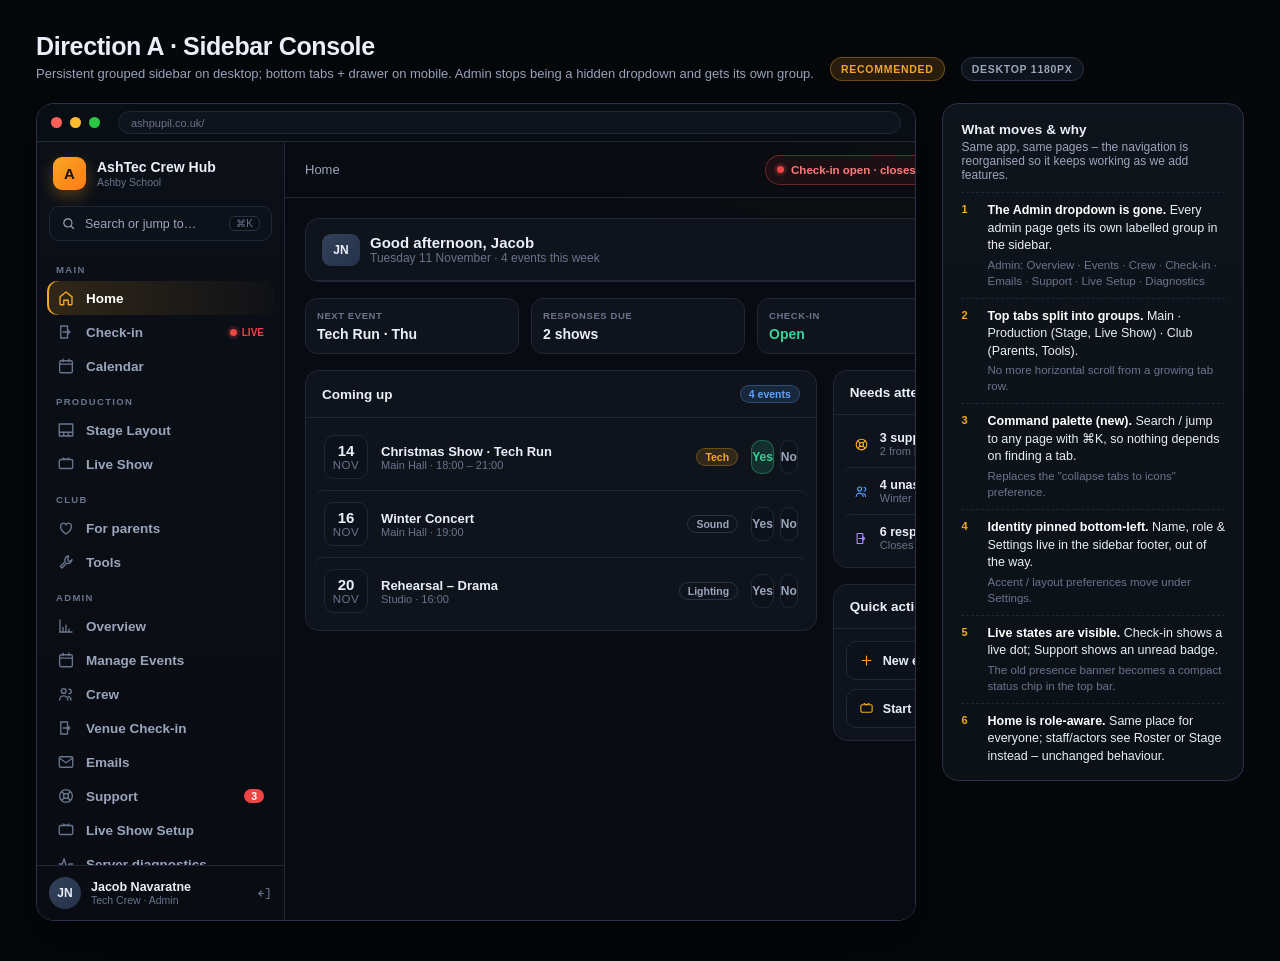
<file: design-mockups/a-desktop.html>
<!doctype html>
<html lang="en">
<head>
<meta charset="utf-8">
<link rel="stylesheet" href="mock.css">
<title>Direction A - Sidebar Console (Desktop)</title>
</head>
<body>
<svg width="0" height="0" style="position:absolute" aria-hidden="true">
  <symbol id="i-home" viewBox="0 0 24 24"><path d="M4 10.5 12 4l8 6.5V20a1 1 0 0 1-1 1h-4v-6H9v6H5a1 1 0 0 1-1-1z"/></symbol>
  <symbol id="i-check" viewBox="0 0 24 24"><path d="M5 4h9v16H5z"/><path d="M8 12h9"/><path d="m14 9 3 3-3 3"/></symbol>
  <symbol id="i-cal" viewBox="0 0 24 24"><rect x="3.5" y="5" width="17" height="16" rx="2"/><path d="M3.5 9.5h17M8 3v3M16 3v3"/></symbol>
  <symbol id="i-stage" viewBox="0 0 24 24"><path d="M3 4h18v16H3z"/><path d="M3 15h18"/><path d="M9 15v5"/><path d="M15 15v5"/></symbol>
  <symbol id="i-live" viewBox="0 0 24 24"><rect x="3" y="5" width="18" height="12" rx="2"/><path d="M8 21h8M12 17v4"/></symbol>
  <symbol id="i-users" viewBox="0 0 24 24"><circle cx="9" cy="8" r="3.2"/><path d="M3.5 20a5.5 5.5 0 0 1 11 0"/><path d="M16 5.5a3 3 0 0 1 0 6"/><path d="M18.5 20a5 5 0 0 0-3.2-4.7"/></symbol>
  <symbol id="i-mail" viewBox="0 0 24 24"><rect x="3" y="5" width="18" height="14" rx="2"/><path d="m3.5 7 8.5 6 8.5-6"/></symbol>
  <symbol id="i-life" viewBox="0 0 24 24"><circle cx="12" cy="12" r="8.5"/><circle cx="12" cy="12" r="3.2"/><path d="m6.2 6.2 3.6 3.6M14.2 14.2l3.6 3.6M17.8 6.2l-3.6 3.6M9.8 14.2l-3.6 3.6"/></symbol>
  <symbol id="i-gear" viewBox="0 0 24 24"><circle cx="12" cy="12" r="3.2"/><path d="M12 3v2M12 19v2M3 12h2M19 12h2M5.5 5.5l1.4 1.4M17.1 17.1l1.4 1.4M18.5 5.5l-1.4 1.4M6.9 17.1l-1.4 1.4"/></symbol>
  <symbol id="i-chart" viewBox="0 0 24 24"><path d="M4 20V4"/><path d="M4 20h16"/><path d="M8 20v-6M12 20v-9M16 20v-4"/></symbol>
  <symbol id="i-activity" viewBox="0 0 24 24"><path d="M3 12h4l2.5-7 4 14L16 12h5"/></symbol>
  <symbol id="i-wrench" viewBox="0 0 24 24"><path d="M15.5 4a5 5 0 0 0-4.4 7.3L4.5 17.9 6.6 20l6.6-6.6A5 5 0 0 0 20 8.5L17.4 11l-2.4-.6-.6-2.4z"/></symbol>
  <symbol id="i-heart" viewBox="0 0 24 24"><path d="M12 20s-7-4.6-7-9.4A3.6 3.6 0 0 1 12 8a3.6 3.6 0 0 1 7 2.6C19 15.4 12 20 12 20z"/></symbol>
  <symbol id="i-search" viewBox="0 0 24 24"><circle cx="11" cy="11" r="6.5"/><path d="m20 20-4-4"/></symbol>
  <symbol id="i-bell" viewBox="0 0 24 24"><path d="M6.5 9a5.5 5.5 0 0 1 11 0c0 4.5 1.8 6 1.8 6H4.7s1.8-1.5 1.8-6"/><path d="M10 19a2 2 0 0 0 4 0"/></symbol>
  <symbol id="i-menu" viewBox="0 0 24 24"><path d="M4 7h16M4 12h16M4 17h16"/></symbol>
  <symbol id="i-shield" viewBox="0 0 24 24"><path d="M12 4l7 2.7V12c0 4.2-3 7.4-7 8.6-4-1.2-7-4.4-7-8.6V6.7z"/><path d="m9 12 2 2 4-4"/></symbol>
  <symbol id="i-plus" viewBox="0 0 24 24"><path d="M12 5v14M5 12h14"/></symbol>
  <symbol id="i-chev" viewBox="0 0 24 24"><path d="m9 6 6 6-6 6"/></symbol>
  <symbol id="i-logout" viewBox="0 0 24 24"><path d="M15 4h3a1 1 0 0 1 1 1v14a1 1 0 0 1-1 1h-3"/><path d="M10 12H3"/><path d="m7 8-4 4 4 4"/></symbol>
  <symbol id="i-tv" viewBox="0 0 24 24"><rect x="3" y="6" width="18" height="12" rx="2"/><path d="m8 4 4 2 4-2"/></symbol>
</svg>

<div class="sheet">
  <div class="sheet-head">
    <div>
      <h1>Direction A &middot; Sidebar Console</h1>
      <div class="sub">Persistent grouped sidebar on desktop; bottom tabs + drawer on mobile. Admin stops being a hidden dropdown and gets its own group.</div>
    </div>
    <span class="pill rec">Recommended</span>
    <span class="pill pl">Desktop 1180px</span>
  </div>

  <div class="row">
    <div class="frame">
      <div class="chrome">
        <span class="dot r"></span><span class="dot y"></span><span class="dot g"></span>
        <div class="url">ashpupil.co.uk/</div>
      </div>
      <div class="dscreen">
        <!-- SIDEBAR -->
        <aside class="side">
          <div class="brand">
            <div class="logo">A</div>
            <div><div class="nm">AshTec Crew Hub</div><div class="rl">Ashby School</div></div>
          </div>
          <div class="cmdk">
            <svg class="ic sm"><use href="#i-search"/></svg>
            Search or jump to&hellip;
            <span class="kbd">&#8984;K</span>
          </div>
          <nav class="nav">
            <div class="nav-label">MAIN</div>
            <div class="nav-item active"><svg class="ic"><use href="#i-home"/></svg>Home</div>
            <div class="nav-item"><svg class="ic"><use href="#i-check"/></svg>Check-in<span class="live"><span class="blip"></span>LIVE</span></div>
            <div class="nav-item"><svg class="ic"><use href="#i-cal"/></svg>Calendar</div>
            <div class="nav-label">PRODUCTION</div>
            <div class="nav-item"><svg class="ic"><use href="#i-stage"/></svg>Stage Layout</div>
            <div class="nav-item"><svg class="ic"><use href="#i-tv"/></svg>Live Show</div>
            <div class="nav-label">CLUB</div>
            <div class="nav-item"><svg class="ic"><use href="#i-heart"/></svg>For parents</div>
            <div class="nav-item"><svg class="ic"><use href="#i-wrench"/></svg>Tools</div>
            <div class="nav-label">ADMIN</div>
            <div class="nav-item"><svg class="ic"><use href="#i-chart"/></svg>Overview</div>
            <div class="nav-item"><svg class="ic"><use href="#i-cal"/></svg>Manage Events</div>
            <div class="nav-item"><svg class="ic"><use href="#i-users"/></svg>Crew</div>
            <div class="nav-item"><svg class="ic"><use href="#i-check"/></svg>Venue Check-in</div>
            <div class="nav-item"><svg class="ic"><use href="#i-mail"/></svg>Emails</div>
            <div class="nav-item"><svg class="ic"><use href="#i-life"/></svg>Support<span class="badge">3</span></div>
            <div class="nav-item"><svg class="ic"><use href="#i-tv"/></svg>Live Show Setup</div>
            <div class="nav-item"><svg class="ic"><use href="#i-activity"/></svg>Server diagnostics</div>
          </nav>
          <div class="side-foot">
            <div class="avat">JN</div>
            <div><div class="u">Jacob Navaratne</div><div class="r">Tech Crew &middot; Admin</div></div>
            <svg class="ic sm"><use href="#i-logout"/></svg>
          </div>
        </aside>

        <!-- MAIN -->
        <div class="main">
          <div class="topbar">
            <div class="crumb">Home</div>
            <div class="grow"></div>
            <span class="chip live"><span class="blip"></span>Check-in open &middot; closes 4:00pm</span>
            <div class="chip"><svg class="ic sm"><use href="#i-search"/></svg></div>
            <div class="chip"><svg class="ic sm"><use href="#i-bell"/></svg></div>
            <button class="btn pri"><svg class="ic sm"><use href="#i-plus"/></svg>New event</button>
          </div>

          <div class="content">
            <div class="card" style="margin-bottom:16px">
              <div class="hd">
                <div class="avat" style="width:38px;height:32px;border-radius:9px">JN</div>
                <div><div style="font-size:15px;font-weight:750">Good afternoon, Jacob</div>
                <div style="font-size:12px;color:var(--faint)">Tuesday 11 November &middot; 4 events this week</div></div>
                <div class="grow"></div>
                <button class="btn gh">View calendar</button>
              </div>
            </div>

            <div class="statrow" style="display:flex;gap:12px;margin-bottom:16px">
              <div class="pstat" style="flex:1"><div class="l">Next event</div><div class="v">Tech Run &middot; Thu</div></div>
              <div class="pstat" style="flex:1"><div class="l">Responses due</div><div class="v">2 shows</div></div>
              <div class="pstat" style="flex:1"><div class="l">Check-in</div><div class="v" style="color:var(--green)">Open</div></div>
              <div class="pstat" style="flex:1"><div class="l">Support</div><div class="v" style="color:var(--amber)">3 awaiting</div></div>
            </div>

            <div class="row" style="gap:16px">
              <div class="card" style="flex:1.4">
                <div class="hd"><h3>Coming up</h3><div class="grow"></div><span class="tag blue">4 events</span></div>
                <div class="bd">
                  <div class="ev">
                    <div class="datebox"><div class="d">14</div><div class="m">NOV</div></div>
                    <div><div style="font-size:13px;font-weight:700">Christmas Show &middot; Tech Run</div><div style="font-size:11px;color:var(--faint)">Main Hall &middot; 18:00 &ndash; 21:00</div></div>
                    <div class="grow"></div>
                    <span class="tag pri">Tech</span>
                    <div class="presp" style="display:flex;gap:6px"><span class="yes">Yes</span><span>No</span></div>
                  </div>
                  <div class="ev">
                    <div class="datebox"><div class="d">16</div><div class="m">NOV</div></div>
                    <div><div style="font-size:13px;font-weight:700">Winter Concert</div><div style="font-size:11px;color:var(--faint)">Main Hall &middot; 19:00</div></div>
                    <div class="grow"></div>
                    <span class="tag">Sound</span>
                    <div class="presp" style="display:flex;gap:6px"><span>Yes</span><span>No</span></div>
                  </div>
                  <div class="ev">
                    <div class="datebox"><div class="d">20</div><div class="m">NOV</div></div>
                    <div><div style="font-size:13px;font-weight:700">Rehearsal &ndash; Drama</div><div style="font-size:11px;color:var(--faint)">Studio &middot; 16:00</div></div>
                    <div class="grow"></div>
                    <span class="tag">Lighting</span>
                    <div class="presp" style="display:flex;gap:6px"><span>Yes</span><span>No</span></div>
                  </div>
                </div>
              </div>

              <div style="flex:1;display:flex;flex-direction:column;gap:16px">
                <div class="card">
                  <div class="hd"><h3>Needs attention</h3><div class="grow"></div><svg class="ic sm" style="color:var(--faint)"><use href="#i-chev"/></svg></div>
                  <div class="bd">
                    <div class="rowline"><svg class="ic sm" style="color:var(--amber)"><use href="#i-life"/></svg><div class="grow"><div class="t">3 support tickets awaiting</div><div class="m">2 from last night's show</div></div><span class="tag pri">Open</span></div>
                    <div class="rowline"><svg class="ic sm" style="color:var(--blue)"><use href="#i-users"/></svg><div class="grow"><div class="t">4 unassigned crew roles</div><div class="m">Winter Concert</div></div><span class="tag blue">Assign</span></div>
                    <div class="rowline"><svg class="ic sm" style="color:var(--purple)"><use href="#i-check"/></svg><div class="grow"><div class="t">6 responses still missing</div><div class="m">Closes Thursday</div></div><span class="tag">Chase</span></div>
                  </div>
                </div>
                <div class="card">
                  <div class="hd"><h3>Quick actions</h3></div>
                  <div class="quick">
                    <div class="qbtn"><svg class="ic sm"><use href="#i-plus"/></svg>New event</div>
                    <div class="qbtn"><svg class="ic sm"><use href="#i-mail"/></svg>Email crew</div>
                    <div class="qbtn"><svg class="ic sm"><use href="#i-tv"/></svg>Start live show</div>
                    <div class="qbtn"><svg class="ic sm"><use href="#i-check"/></svg>Open check-in</div>
                  </div>
                </div>
              </div>
            </div>
          </div>
        </div>
      </div>
    </div>

    <!-- NOTES -->
    <div class="notes">
      <h3>What moves &amp; why</h3>
      <p class="muted">Same app, same pages &ndash; the navigation is reorganised so it keeps working as we add features.</p>
      <div class="note"><span class="k">1</span><div class="t"><b>The Admin dropdown is gone.</b> Every admin page gets its own labelled group in the sidebar.<div class="m">Admin: Overview &middot; Events &middot; Crew &middot; Check-in &middot; Emails &middot; Support &middot; Live Setup &middot; Diagnostics</div></div></div>
      <div class="note"><span class="k">2</span><div class="t"><b>Top tabs split into groups.</b> Main &middot; Production (Stage, Live Show) &middot; Club (Parents, Tools).<div class="m">No more horizontal scroll from a growing tab row.</div></div></div>
      <div class="note"><span class="k">3</span><div class="t"><b>Command palette (new).</b> Search / jump to any page with &#8984;K, so nothing depends on finding a tab.<div class="m">Replaces the "collapse tabs to icons" preference.</div></div></div>
      <div class="note"><span class="k">4</span><div class="t"><b>Identity pinned bottom-left.</b> Name, role &amp; Settings live in the sidebar footer, out of the way.<div class="m">Accent / layout preferences move under Settings.</div></div></div>
      <div class="note"><span class="k">5</span><div class="t"><b>Live states are visible.</b> Check-in shows a live dot; Support shows an unread badge.<div class="m">The old presence banner becomes a compact status chip in the top bar.</div></div></div>
      <div class="note"><span class="k">6</span><div class="t"><b>Home is role-aware.</b> Same place for everyone; staff/actors see Roster or Stage instead &ndash; unchanged behaviour.</div></div>
    </div>
  </div>
</div>
</body>
</html>
</file>
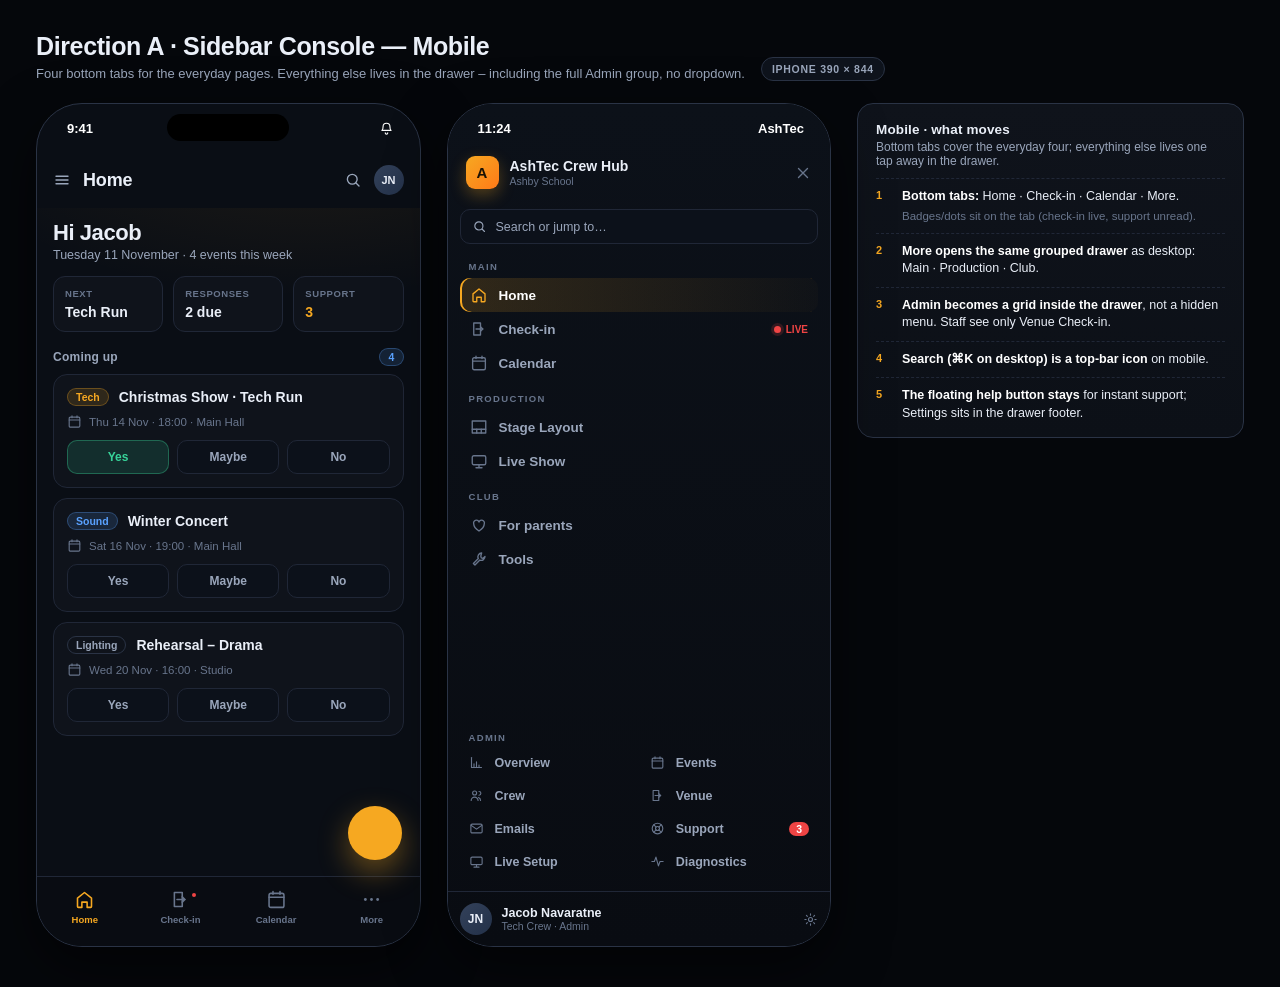
<file: design-mockups/a-mobile.html>
<!doctype html>
<html lang="en">
<head>
<meta charset="utf-8">
<title>Direction A - Sidebar Console (Mobile)</title>
<link rel="stylesheet" href="mock.css">
</head>
<body>
<svg width="0" height="0" style="position:absolute" aria-hidden="true">
  <symbol id="i-home" viewBox="0 0 24 24"><path d="M4 10.5 12 4l8 6.5V20a1 1 0 0 1-1 1h-4v-6H9v6H5a1 1 0 0 1-1-1z"/></symbol>
  <symbol id="i-check" viewBox="0 0 24 24"><path d="M5 4h9v16H5z"/><path d="M8 12h9"/><path d="m14 9 3 3-3 3"/></symbol>
  <symbol id="i-cal" viewBox="0 0 24 24"><rect x="3.5" y="5" width="17" height="16" rx="2"/><path d="M3.5 9.5h17M8 3v3M16 3v3"/></symbol>
  <symbol id="i-stage" viewBox="0 0 24 24"><path d="M3 4h18v16H3z"/><path d="M3 15h18"/><path d="M9 15v5"/><path d="M15 15v5"/></symbol>
  <symbol id="i-live" viewBox="0 0 24 24"><rect x="3" y="5" width="18" height="12" rx="2"/><path d="M8 21h8M12 17v4"/></symbol>
  <symbol id="i-users" viewBox="0 0 24 24"><circle cx="9" cy="8" r="3.2"/><path d="M3.5 20a5.5 5.5 0 0 1 11 0"/><path d="M16 5.5a3 3 0 0 1 0 6"/><path d="M18.5 20a5 5 0 0 0-3.2-4.7"/></symbol>
  <symbol id="i-mail" viewBox="0 0 24 24"><rect x="3" y="5" width="18" height="14" rx="2"/><path d="m3.5 7 8.5 6 8.5-6"/></symbol>
  <symbol id="i-life" viewBox="0 0 24 24"><circle cx="12" cy="12" r="8.5"/><circle cx="12" cy="12" r="3.2"/><path d="m6.2 6.2 3.6 3.6M14.2 14.2l3.6 3.6M17.8 6.2l-3.6 3.6M9.8 14.2l-3.6 3.6"/></symbol>
  <symbol id="i-gear" viewBox="0 0 24 24"><circle cx="12" cy="12" r="3.2"/><path d="M12 3v2M12 19v2M3 12h2M19 12h2M5.5 5.5l1.4 1.4M17.1 17.1l1.4 1.4M18.5 5.5l-1.4 1.4M6.9 17.1l-1.4 1.4"/></symbol>
  <symbol id="i-search" viewBox="0 0 24 24"><circle cx="11" cy="11" r="6.5"/><path d="m20 20-4-4"/></symbol>
  <symbol id="i-menu" viewBox="0 0 24 24"><path d="M4 7h16M4 12h16M4 17h16"/></symbol>
  <symbol id="i-bell" viewBox="0 0 24 24"><path d="M6.5 9a5.5 5.5 0 0 1 11 0c0 4.5 1.8 6 1.8 6H4.7s1.8-1.5 1.8-6"/><path d="M10 19a2 2 0 0 0 4 0"/></symbol>
  <symbol id="i-dots" viewBox="0 0 24 24"><circle cx="5" cy="12" r="1.6" fill="currentColor" stroke="none"/><circle cx="12" cy="12" r="1.6" fill="currentColor" stroke="none"/><circle cx="19" cy="12" r="1.6" fill="currentColor" stroke="none"/></symbol>
  <symbol id="i-x" viewBox="0 0 24 24"><path d="M6 6l12 12M18 6 6 18"/></symbol>
  <symbol id="i-chev" viewBox="0 0 24 24"><path d="m9 6 6 6-6 6"/></symbol>
  <symbol id="i-wrench" viewBox="0 0 24 24"><path d="M15.5 4a5 5 0 0 0-4.4 7.3L4.5 17.9 6.6 20l6.6-6.6A5 5 0 0 0 20 8.5L17.4 11l-2.4-.6-.6-2.4z"/></symbol>
  <symbol id="i-heart" viewBox="0 0 24 24"><path d="M12 20s-7-4.6-7-9.4A3.6 3.6 0 0 1 12 8a3.6 3.6 0 0 1 7 2.6C19 15.4 12 20 12 20z"/></symbol>
  <symbol id="i-chart" viewBox="0 0 24 24"><path d="M4 20V4"/><path d="M4 20h16"/><path d="M8 20v-6M12 20v-9M16 20v-4"/></symbol>
  <symbol id="i-activity" viewBox="0 0 24 24"><path d="M3 12h4l2.5-7 4 14L16 12h5"/></symbol>
  <symbol id="i-shield" viewBox="0 0 24 24"><path d="M12 4l7 2.7V12c0 4.2-3 7.4-7 8.6-4-1.2-7-4.4-7-8.6V6.7z"/><path d="m9 12 2 2 4-4"/></symbol>
</svg>

<div class="sheet">
  <div class="sheet-head">
    <div>
      <h1>Direction A &middot; Sidebar Console &mdash; Mobile</h1>
      <div class="sub">Four bottom tabs for the everyday pages. Everything else lives in the drawer &ndash; including the full Admin group, no dropdown.</div>
    </div>
    <span class="pill pl">iPhone 390 &times; 844</span>
  </div>

  <div class="row">
    <!-- PHONE 1: home -->
    <div class="phone">
      <div class="notch"></div>
      <div class="p-status"><span>9:41</span><span class="ic-group" style="display:flex;gap:6px"><svg class="ic"><use href="#i-bell"/></svg></span></div>
      <div class="p-appbar">
        <svg class="ic" style="color:var(--dim)"><use href="#i-menu"/></svg>
        <h2>Home</h2>
        <svg class="ic" style="color:var(--dim)"><use href="#i-search"/></svg>
        <div class="avat" style="width:30px;height:30px;font-size:11px">JN</div>
      </div>
      <div class="p-scroll">
        <div class="p-h1">Hi Jacob</div>
        <div class="p-sub">Tuesday 11 November &middot; 4 events this week</div>
        <div class="statrow">
          <div class="pstat"><div class="l">Next</div><div class="v">Tech Run</div></div>
          <div class="pstat"><div class="l">Responses</div><div class="v">2 due</div></div>
          <div class="pstat"><div class="l">Support</div><div class="v" style="color:var(--amber)">3</div></div>
        </div>
        <div class="sechead">Coming up <span class="tag blue" style="margin-left:auto">4</span></div>
        <div class="pev">
          <div class="r1"><span class="tag pri">Tech</span><div class="ttl">Christmas Show &middot; Tech Run</div></div>
          <div class="meta"><svg class="ic sm" style="color:var(--faint)"><use href="#i-cal"/></svg>Thu 14 Nov &middot; 18:00 &middot; Main Hall</div>
          <div class="presp"><span class="yes">Yes</span><span>Maybe</span><span>No</span></div>
        </div>
        <div class="pev">
          <div class="r1"><span class="tag blue">Sound</span><div class="ttl">Winter Concert</div></div>
          <div class="meta"><svg class="ic sm" style="color:var(--faint)"><use href="#i-cal"/></svg>Sat 16 Nov &middot; 19:00 &middot; Main Hall</div>
          <div class="presp"><span>Yes</span><span>Maybe</span><span>No</span></div>
        </div>
        <div class="pev">
          <div class="r1"><span class="tag">Lighting</span><div class="ttl">Rehearsal &ndash; Drama</div></div>
          <div class="meta"><svg class="ic sm" style="color:var(--faint)"><use href="#i-cal"/></svg>Wed 20 Nov &middot; 16:00 &middot; Studio</div>
          <div class="presp"><span>Yes</span><span>Maybe</span><span>No</span></div>
        </div>
      </div>
      <div class="fab"><svg class="ic"><use href="#i-plus"/></svg></div>
      <div class="p-tabbar">
        <div class="tab active"><svg class="ic"><use href="#i-home"/></svg>Home</div>
        <div class="tab"><span class="dotb"></span><svg class="ic"><use href="#i-check"/></svg>Check-in</div>
        <div class="tab"><svg class="ic"><use href="#i-cal"/></svg>Calendar</div>
        <div class="tab"><svg class="ic"><use href="#i-dots"/></svg>More</div>
      </div>
    </div>

    <!-- PHONE 2: drawer open -->
    <div class="phone">
      <div class="notch"></div>
      <div class="p-status" style="position:relative;z-index:9">
        <span>11:24</span>
        <span>AshTec</span>
      </div>
      <div class="scrim"></div>
      <div class="drawer">
        <div class="brand" style="justify-content:space-between">
          <div style="display:flex;align-items:center;gap:11px">
            <div class="logo">A</div>
            <div><div class="nm">AshTec Crew Hub</div><div class="rl">Ashby School</div></div>
          </div>
          <svg class="ic" style="color:var(--faint)"><use href="#i-x"/></svg>
        </div>
        <div class="cmdk" style="margin:6px 12px 4px">
          <svg class="ic sm"><use href="#i-search"/></svg>Search or jump to&hellip;
        </div>
        <nav class="nav">
          <div class="nav-label">MAIN</div>
          <div class="nav-item active"><svg class="ic"><use href="#i-home"/></svg>Home</div>
          <div class="nav-item"><svg class="ic"><use href="#i-check"/></svg>Check-in<span class="live"><span class="blip"></span>LIVE</span></div>
          <div class="nav-item"><svg class="ic"><use href="#i-cal"/></svg>Calendar</div>
          <div class="nav-label">PRODUCTION</div>
          <div class="nav-item"><svg class="ic"><use href="#i-stage"/></svg>Stage Layout</div>
          <div class="nav-item"><svg class="ic"><use href="#i-live"/></svg>Live Show</div>
          <div class="nav-label">CLUB</div>
          <div class="nav-item"><svg class="ic"><use href="#i-heart"/></svg>For parents</div>
          <div class="nav-item"><svg class="ic"><use href="#i-wrench"/></svg>Tools</div>
        </nav>
        <div class="nav-label" style="padding:8px 21px 4px">ADMIN</div>
        <div class="nav" style="padding:0 12px;display:grid;grid-template-columns:1fr 1fr;gap:2px 4px;flex:none">
          <div class="nav-item" style="font-size:12.5px;padding:8px 9px"><svg class="ic sm"><use href="#i-chart"/></svg>Overview</div>
          <div class="nav-item" style="font-size:12.5px;padding:8px 9px"><svg class="ic sm"><use href="#i-cal"/></svg>Events</div>
          <div class="nav-item" style="font-size:12.5px;padding:8px 9px"><svg class="ic sm"><use href="#i-users"/></svg>Crew</div>
          <div class="nav-item" style="font-size:12.5px;padding:8px 9px"><svg class="ic sm"><use href="#i-check"/></svg>Venue</div>
          <div class="nav-item" style="font-size:12.5px;padding:8px 9px"><svg class="ic sm"><use href="#i-mail"/></svg>Emails</div>
          <div class="nav-item" style="font-size:12.5px;padding:8px 9px"><svg class="ic sm"><use href="#i-life"/></svg>Support<span class="badge">3</span></div>
          <div class="nav-item" style="font-size:12.5px;padding:8px 9px"><svg class="ic sm"><use href="#i-live"/></svg>Live Setup</div>
          <div class="nav-item" style="font-size:12.5px;padding:8px 9px"><svg class="ic sm"><use href="#i-activity"/></svg>Diagnostics</div>
        </div>
        <div class="side-foot" style="margin-top:14px">
          <div class="avat">JN</div>
          <div><div class="u">Jacob Navaratne</div><div class="r">Tech Crew &middot; Admin</div></div>
          <div class="grow"></div>
          <svg class="ic sm" style="color:var(--faint)"><use href="#i-gear"/></svg>
        </div>
      </div>
    </div>

    <!-- NOTES -->
    <div class="notes" style="width:392px">
      <h3>Mobile &middot; what moves</h3>
      <p class="muted">Bottom tabs cover the everyday four; everything else lives one tap away in the drawer.</p>
      <div class="note"><span class="k">1</span><div class="t"><b>Bottom tabs:</b> Home &middot; Check-in &middot; Calendar &middot; More.<div class="m">Badges/dots sit on the tab (check-in live, support unread).</div></div></div>
      <div class="note"><span class="k">2</span><div class="t"><b>More opens the same grouped drawer</b> as desktop: Main &middot; Production &middot; Club.</div></div>
      <div class="note"><span class="k">3</span><div class="t"><b>Admin becomes a grid inside the drawer</b>, not a hidden menu. Staff see only Venue Check-in.</div></div>
      <div class="note"><span class="k">4</span><div class="t"><b>Search (&#8984;K on desktop) is a top-bar icon</b> on mobile.</div></div>
      <div class="note"><span class="k">5</span><div class="t"><b>The floating help button stays</b> for instant support; Settings sits in the drawer footer.</div></div>
    </div>
  </div>
</div>
</body>
</html>
</file>
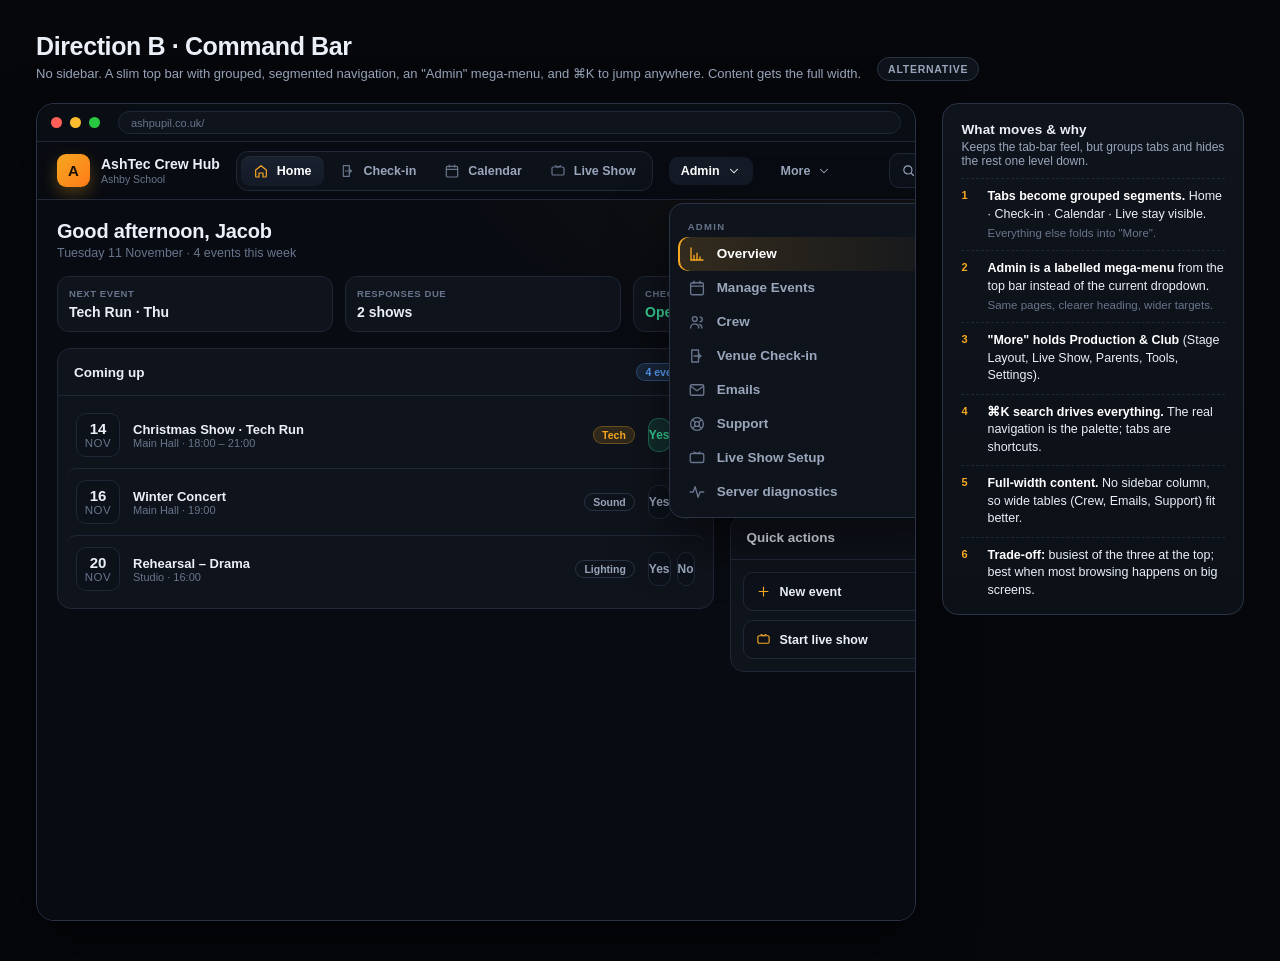
<file: design-mockups/b-desktop.html>
<!doctype html>
<html lang="en">
<head>
<meta charset="utf-8">
<title>Direction B - Command Bar (Desktop)</title>
<link rel="stylesheet" href="mock.css">
</head>
<body>
<svg width="0" height="0" style="position:absolute" aria-hidden="true">
  <symbol id="i-home" viewBox="0 0 24 24"><path d="M4 10.5 12 4l8 6.5V20a1 1 0 0 1-1 1h-4v-6H9v6H5a1 1 0 0 1-1-1z"/></symbol>
  <symbol id="i-check" viewBox="0 0 24 24"><path d="M5 4h9v16H5z"/><path d="M8 12h9"/><path d="m14 9 3 3-3 3"/></symbol>
  <symbol id="i-cal" viewBox="0 0 24 24"><rect x="3.5" y="5" width="17" height="16" rx="2"/><path d="M3.5 9.5h17M8 3v3M16 3v3"/></symbol>
  <symbol id="i-stage" viewBox="0 0 24 24"><path d="M3 4h18v16H3z"/><path d="M3 15h18"/><path d="M9 15v5"/><path d="M15 15v5"/></symbol>
  <symbol id="i-live" viewBox="0 0 24 24"><rect x="3" y="5" width="18" height="12" rx="2"/><path d="M8 21h8M12 17v4"/></symbol>
  <symbol id="i-users" viewBox="0 0 24 24"><circle cx="9" cy="8" r="3.2"/><path d="M3.5 20a5.5 5.5 0 0 1 11 0"/><path d="M16 5.5a3 3 0 0 1 0 6"/><path d="M18.5 20a5 5 0 0 0-3.2-4.7"/></symbol>
  <symbol id="i-mail" viewBox="0 0 24 24"><rect x="3" y="5" width="18" height="14" rx="2"/><path d="m3.5 7 8.5 6 8.5-6"/></symbol>
  <symbol id="i-life" viewBox="0 0 24 24"><circle cx="12" cy="12" r="8.5"/><circle cx="12" cy="12" r="3.2"/><path d="m6.2 6.2 3.6 3.6M14.2 14.2l3.6 3.6M17.8 6.2l-3.6 3.6M9.8 14.2l-3.6 3.6"/></symbol>
  <symbol id="i-gear" viewBox="0 0 24 24"><circle cx="12" cy="12" r="3.2"/><path d="M12 3v2M12 19v2M3 12h2M19 12h2M5.5 5.5l1.4 1.4M17.1 17.1l1.4 1.4M18.5 5.5l-1.4 1.4M6.9 17.1l-1.4 1.4"/></symbol>
  <symbol id="i-chart" viewBox="0 0 24 24"><path d="M4 20V4"/><path d="M4 20h16"/><path d="M8 20v-6M12 20v-9M16 20v-4"/></symbol>
  <symbol id="i-activity" viewBox="0 0 24 24"><path d="M3 12h4l2.5-7 4 14L16 12h5"/></symbol>
  <symbol id="i-wrench" viewBox="0 0 24 24"><path d="M15.5 4a5 5 0 0 0-4.4 7.3L4.5 17.9 6.6 20l6.6-6.6A5 5 0 0 0 20 8.5L17.4 11l-2.4-.6-.6-2.4z"/></symbol>
  <symbol id="i-heart" viewBox="0 0 24 24"><path d="M12 20s-7-4.6-7-9.4A3.6 3.6 0 0 1 12 8a3.6 3.6 0 0 1 7 2.6C19 15.4 12 20 12 20z"/></symbol>
  <symbol id="i-search" viewBox="0 0 24 24"><circle cx="11" cy="11" r="6.5"/><path d="m20 20-4-4"/></symbol>
  <symbol id="i-bell" viewBox="0 0 24 24"><path d="M6.5 9a5.5 5.5 0 0 1 11 0c0 4.5 1.8 6 1.8 6H4.7s1.8-1.5 1.8-6"/><path d="M10 19a2 2 0 0 0 4 0"/></symbol>
  <symbol id="i-chev" viewBox="0 0 24 24"><path d="m6 9 6 6 6-6"/></symbol>
  <symbol id="i-plus" viewBox="0 0 24 24"><path d="M12 5v14M5 12h14"/></symbol>
  <symbol id="i-tv" viewBox="0 0 24 24"><rect x="3" y="6" width="18" height="12" rx="2"/><path d="m8 4 4 2 4-2"/></symbol>
</svg>

<div class="sheet">
  <div class="sheet-head">
    <div>
      <h1>Direction B &middot; Command Bar</h1>
      <div class="sub">No sidebar. A slim top bar with grouped, segmented navigation, an "Admin" mega-menu, and &#8984;K to jump anywhere. Content gets the full width.</div>
    </div>
    <span class="pill pl">Alternative</span>
  </div>

  <div class="row">
    <div class="frame">
      <div class="chrome"><span class="dot r"></span><span class="dot y"></span><span class="dot g"></span><div class="url">ashpupil.co.uk/</div></div>
      <div class="dscreen" style="grid-template-columns:1fr; height:778px">
        <div style="display:flex;flex-direction:column;min-width:0">
          <div class="btop">
            <div class="brand"><div class="logo">A</div><div><div class="nm">AshTec Crew Hub</div><div class="rl">Ashby School</div></div></div>
            <div class="navseg">
              <div class="it active"><svg class="ic"><use href="#i-home"/></svg>Home</div>
              <div class="it"><svg class="ic"><use href="#i-check"/></svg>Check-in</div>
              <div class="it"><svg class="ic"><use href="#i-cal"/></svg>Calendar</div>
              <div class="it"><svg class="ic"><use href="#i-tv"/></svg>Live Show</div>
            </div>
            <div style="position:relative">
              <div class="mega on">Admin <svg class="caret ic" style="width:14px;height:14px"><use href="#i-chev"/></svg></div>
              <div class="dropmenu">
                <div class="nav-label">ADMIN</div>
                <div class="nav-item active"><svg class="ic"><use href="#i-chart"/></svg>Overview</div>
                <div class="nav-item"><svg class="ic"><use href="#i-cal"/></svg>Manage Events</div>
                <div class="nav-item"><svg class="ic"><use href="#i-users"/></svg>Crew</div>
                <div class="nav-item"><svg class="ic"><use href="#i-check"/></svg>Venue Check-in</div>
                <div class="nav-item"><svg class="ic"><use href="#i-mail"/></svg>Emails</div>
                <div class="nav-item"><svg class="ic"><use href="#i-life"/></svg>Support<span class="badge">3</span></div>
                <div class="nav-item"><svg class="ic"><use href="#i-tv"/></svg>Live Show Setup</div>
                <div class="nav-item"><svg class="ic"><use href="#i-activity"/></svg>Server diagnostics</div>
              </div>
            </div>
            <div class="mega">More <svg class="caret ic" style="width:14px;height:14px"><use href="#i-chev"/></svg></div>
            <div class="grow"></div>
            <div class="cmdk" style="width:210px;margin:0"><svg class="ic sm"><use href="#i-search"/></svg>Search or jump&hellip;<span class="kbd">&#8984;K</span></div>
            <div class="iconbtn"><svg class="ic sm"><use href="#i-bell"/></svg></div>
            <div class="avat" style="width:32px;height:32px;font-size:11px">JN</div>
          </div>

          <div class="main">
            <div class="content" style="padding-top:20px">
              <div style="display:flex;align-items:center;gap:12px;margin-bottom:16px">
                <div><div style="font-size:20px;font-weight:750;letter-spacing:-.01em">Good afternoon, Jacob</div>
                <div style="font-size:12.5px;color:var(--faint);margin-top:3px">Tuesday 11 November &middot; 4 events this week</div></div>
                <div class="grow"></div>
                <span class="chip live"><span class="blip"></span>Check-in open</span>
                <button class="btn pri"><svg class="ic sm"><use href="#i-plus"/></svg>New event</button>
              </div>

              <div class="statrow" style="display:flex;gap:12px;margin-bottom:16px">
                <div class="pstat" style="flex:1"><div class="l">Next event</div><div class="v">Tech Run &middot; Thu</div></div>
                <div class="pstat" style="flex:1"><div class="l">Responses due</div><div class="v">2 shows</div></div>
                <div class="pstat" style="flex:1"><div class="l">Check-in</div><div class="v" style="color:var(--green)">Open</div></div>
                <div class="pstat" style="flex:1"><div class="l">Support</div><div class="v" style="color:var(--amber)">3 awaiting</div></div>
              </div>

              <div class="row" style="gap:16px">
                <div class="card" style="flex:1.4">
                  <div class="hd"><h3>Coming up</h3><div class="grow"></div><span class="tag blue">4 events</span></div>
                  <div class="bd">
                    <div class="ev"><div class="datebox"><div class="d">14</div><div class="m">NOV</div></div>
                      <div><div style="font-size:13px;font-weight:700">Christmas Show &middot; Tech Run</div><div style="font-size:11px;color:var(--faint)">Main Hall &middot; 18:00 &ndash; 21:00</div></div>
                      <div class="grow"></div><span class="tag pri">Tech</span>
                      <div class="presp" style="display:flex;gap:6px"><span class="yes">Yes</span><span>No</span></div></div>
                    <div class="ev"><div class="datebox"><div class="d">16</div><div class="m">NOV</div></div>
                      <div><div style="font-size:13px;font-weight:700">Winter Concert</div><div style="font-size:11px;color:var(--faint)">Main Hall &middot; 19:00</div></div>
                      <div class="grow"></div><span class="tag">Sound</span>
                      <div class="presp" style="display:flex;gap:6px"><span>Yes</span><span>No</span></div></div>
                    <div class="ev"><div class="datebox"><div class="d">20</div><div class="m">NOV</div></div>
                      <div><div style="font-size:13px;font-weight:700">Rehearsal &ndash; Drama</div><div style="font-size:11px;color:var(--faint)">Studio &middot; 16:00</div></div>
                      <div class="grow"></div><span class="tag">Lighting</span>
                      <div class="presp" style="display:flex;gap:6px"><span>Yes</span><span>No</span></div></div>
                  </div>
                </div>
                <div style="flex:1;display:flex;flex-direction:column;gap:16px">
                  <div class="card"><div class="hd"><h3>Needs attention</h3><div class="grow"></div><svg class="ic sm" style="color:var(--faint)"><use href="#i-chev"/></svg></div>
                    <div class="bd">
                      <div class="rowline"><svg class="ic sm" style="color:var(--amber)"><use href="#i-life"/></svg><div class="grow"><div class="t">3 support tickets awaiting</div><div class="m">2 from last night's show</div></div><span class="tag pri">Open</span></div>
                      <div class="rowline"><svg class="ic sm" style="color:var(--blue)"><use href="#i-users"/></svg><div class="grow"><div class="t">4 unassigned crew roles</div><div class="m">Winter Concert</div></div><span class="tag blue">Assign</span></div>
                    </div>
                  </div>
                  <div class="card"><div class="hd"><h3>Quick actions</h3></div>
                    <div class="quick">
                      <div class="qbtn"><svg class="ic sm"><use href="#i-plus"/></svg>New event</div>
                      <div class="qbtn"><svg class="ic sm"><use href="#i-mail"/></svg>Email crew</div>
                      <div class="qbtn"><svg class="ic sm"><use href="#i-tv"/></svg>Start live show</div>
                      <div class="qbtn"><svg class="ic sm"><use href="#i-check"/></svg>Open check-in</div>
                    </div>
                  </div>
                </div>
              </div>
            </div>
          </div>
        </div>
      </div>
    </div>

    <div class="notes">
      <h3>What moves &amp; why</h3>
      <p class="muted">Keeps the tab-bar feel, but groups tabs and hides the rest one level down.</p>
      <div class="note"><span class="k">1</span><div class="t"><b>Tabs become grouped segments.</b> Home &middot; Check-in &middot; Calendar &middot; Live stay visible.<div class="m">Everything else folds into "More".</div></div></div>
      <div class="note"><span class="k">2</span><div class="t"><b>Admin is a labelled mega-menu</b> from the top bar instead of the current dropdown.<div class="m">Same pages, clearer heading, wider targets.</div></div></div>
      <div class="note"><span class="k">3</span><div class="t"><b>"More" holds Production &amp; Club</b> (Stage Layout, Live Show, Parents, Tools, Settings).</div></div>
      <div class="note"><span class="k">4</span><div class="t"><b>&#8984;K search drives everything.</b> The real navigation is the palette; tabs are shortcuts.</div></div>
      <div class="note"><span class="k">5</span><div class="t"><b>Full-width content.</b> No sidebar column, so wide tables (Crew, Emails, Support) fit better.</div></div>
      <div class="note"><span class="k">6</span><div class="t"><b>Trade-off:</b> busiest of the three at the top; best when most browsing happens on big screens.</div></div>
    </div>
  </div>
</div>
</body>
</html>
</file>
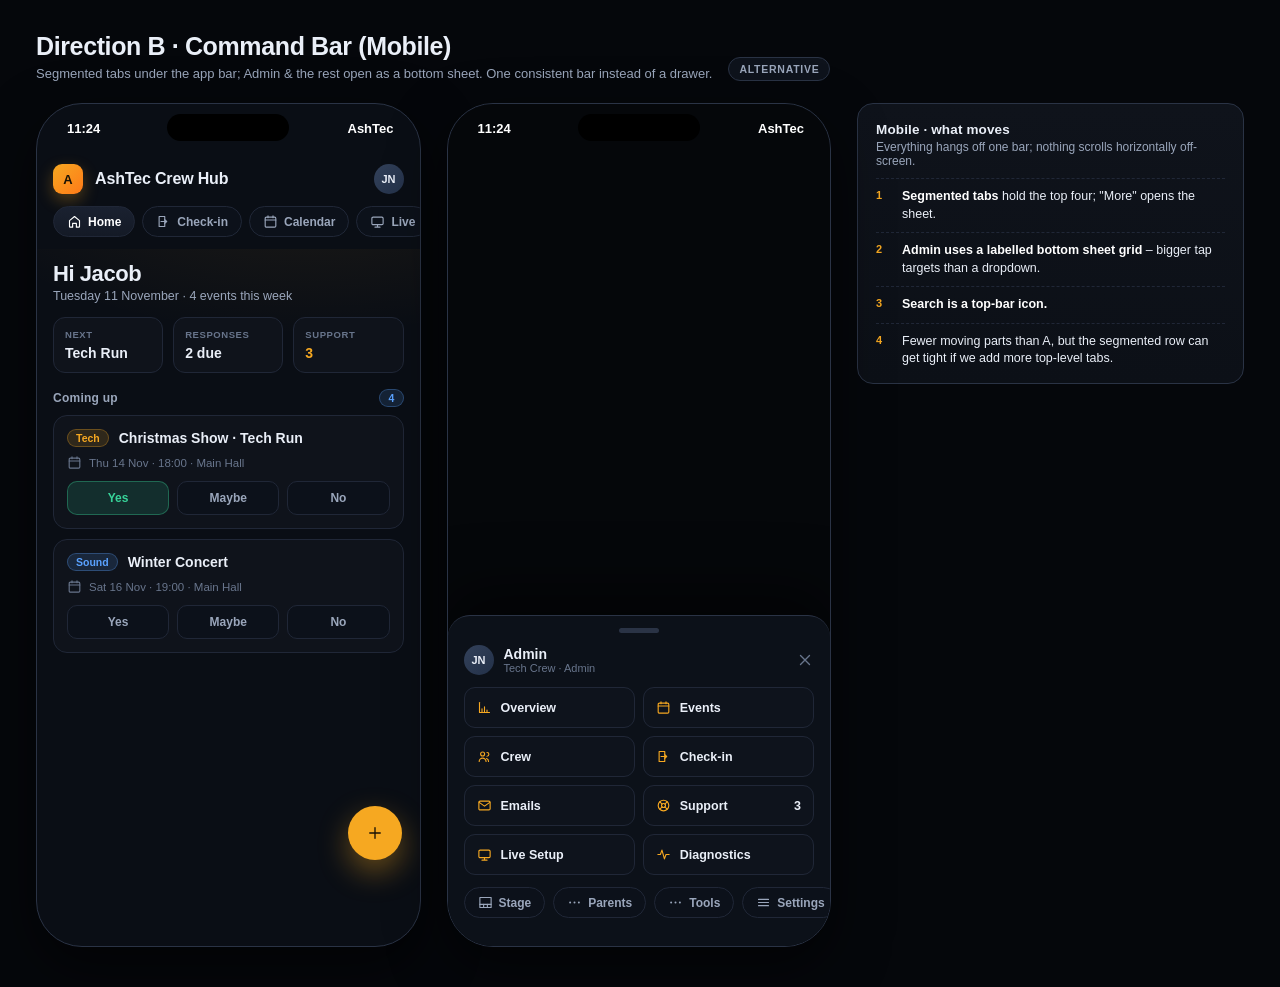
<file: design-mockups/b-mobile.html>
<!doctype html>
<html lang="en">
<head>
<meta charset="utf-8">
<title>Direction B - Command Bar (Mobile)</title>
<link rel="stylesheet" href="mock.css">
</head>
<body>
<svg width="0" height="0" style="position:absolute" aria-hidden="true">
  <symbol id="i-home" viewBox="0 0 24 24"><path d="M4 10.5 12 4l8 6.5V20a1 1 0 0 1-1 1h-4v-6H9v6H5a1 1 0 0 1-1-1z"/></symbol>
  <symbol id="i-check" viewBox="0 0 24 24"><path d="M5 4h9v16H5z"/><path d="M8 12h9"/><path d="m14 9 3 3-3 3"/></symbol>
  <symbol id="i-cal" viewBox="0 0 24 24"><rect x="3.5" y="5" width="17" height="16" rx="2"/><path d="M3.5 9.5h17M8 3v3M16 3v3"/></symbol>
  <symbol id="i-stage" viewBox="0 0 24 24"><path d="M3 4h18v16H3z"/><path d="M3 15h18"/><path d="M9 15v5"/><path d="M15 15v5"/></symbol>
  <symbol id="i-live" viewBox="0 0 24 24"><rect x="3" y="5" width="18" height="12" rx="2"/><path d="M8 21h8M12 17v4"/></symbol>
  <symbol id="i-users" viewBox="0 0 24 24"><circle cx="9" cy="8" r="3.2"/><path d="M3.5 20a5.5 5.5 0 0 1 11 0"/><path d="M16 5.5a3 3 0 0 1 0 6"/><path d="M18.5 20a5 5 0 0 0-3.2-4.7"/></symbol>
  <symbol id="i-mail" viewBox="0 0 24 24"><rect x="3" y="5" width="18" height="14" rx="2"/><path d="m3.5 7 8.5 6 8.5-6"/></symbol>
  <symbol id="i-life" viewBox="0 0 24 24"><circle cx="12" cy="12" r="8.5"/><circle cx="12" cy="12" r="3.2"/><path d="m6.2 6.2 3.6 3.6M14.2 14.2l3.6 3.6M17.8 6.2l-3.6 3.6M9.8 14.2l-3.6 3.6"/></symbol>
  <symbol id="i-search" viewBox="0 0 24 24"><circle cx="11" cy="11" r="6.5"/><path d="m20 20-4-4"/></symbol>
  <symbol id="i-menu" viewBox="0 0 24 24"><path d="M4 7h16M4 12h16M4 17h16"/></symbol>
  <symbol id="i-plus" viewBox="0 0 24 24"><path d="M12 5v14M5 12h14"/></symbol>
  <symbol id="i-x" viewBox="0 0 24 24"><path d="M6 6l12 12M18 6 6 18"/></symbol>
  <symbol id="i-chev" viewBox="0 0 24 24"><path d="m6 9 6 6 6-6"/></symbol>
  <symbol id="i-chart" viewBox="0 0 24 24"><path d="M4 20V4"/><path d="M4 20h16"/><path d="M8 20v-6M12 20v-9M16 20v-4"/></symbol>
  <symbol id="i-activity" viewBox="0 0 24 24"><path d="M3 12h4l2.5-7 4 14L16 12h5"/></symbol>
  <symbol id="i-dots" viewBox="0 0 24 24"><circle cx="5" cy="12" r="1.6" fill="currentColor" stroke="none"/><circle cx="12" cy="12" r="1.6" fill="currentColor" stroke="none"/><circle cx="19" cy="12" r="1.6" fill="currentColor" stroke="none"/></symbol>
</svg>

<div class="sheet">
  <div class="sheet-head">
    <div>
      <h1>Direction B &middot; Command Bar (Mobile)</h1>
      <div class="sub">Segmented tabs under the app bar; Admin &amp; the rest open as a bottom sheet. One consistent bar instead of a drawer.</div>
    </div>
    <span class="pill pl">Alternative</span>
  </div>

  <div class="row">
    <!-- phone 1 -->
    <div class="phone">
      <div class="notch"></div>
      <div class="p-status"><span>11:24</span><span>AshTec</span></div>
      <div class="p-appbar" style="height:54px">
        <div class="logo" style="width:30px;height:30px;font-size:13px">A</div>
        <h2 style="font-size:16px">AshTec Crew Hub</h2>
        <div class="avat" style="width:30px;height:30px;font-size:11px">JN</div>
      </div>
      <div class="msegrow">
        <span class="mseg active"><svg class="ic sm"><use href="#i-home"/></svg>Home</span>
        <span class="mseg"><svg class="ic sm"><use href="#i-check"/></svg>Check-in</span>
        <span class="mseg"><svg class="ic sm"><use href="#i-cal"/></svg>Calendar</span>
        <span class="mseg"><svg class="ic sm"><use href="#i-live"/></svg>Live</span>
        <span class="mseg"><svg class="ic sm"><use href="#i-menu"/></svg>More</span>
      </div>
      <div class="p-scroll">
        <div class="p-h1">Hi Jacob</div>
        <div class="p-sub">Tuesday 11 November &middot; 4 events this week</div>
        <div class="statrow">
          <div class="pstat"><div class="l">Next</div><div class="v">Tech Run</div></div>
          <div class="pstat"><div class="l">Responses</div><div class="v">2 due</div></div>
          <div class="pstat"><div class="l">Support</div><div class="v" style="color:var(--amber)">3</div></div>
        </div>
        <div class="sechead">Coming up <span class="tag blue" style="margin-left:auto">4</span></div>
        <div class="pev">
          <div class="r1"><span class="tag pri">Tech</span><div class="ttl">Christmas Show &middot; Tech Run</div></div>
          <div class="meta"><svg class="ic sm" style="color:var(--faint)"><use href="#i-cal"/></svg>Thu 14 Nov &middot; 18:00 &middot; Main Hall</div>
          <div class="presp"><span class="yes">Yes</span><span>Maybe</span><span>No</span></div>
        </div>
        <div class="pev">
          <div class="r1"><span class="tag blue">Sound</span><div class="ttl">Winter Concert</div></div>
          <div class="meta"><svg class="ic sm" style="color:var(--faint)"><use href="#i-cal"/></svg>Sat 16 Nov &middot; 19:00 &middot; Main Hall</div>
          <div class="presp"><span>Yes</span><span>Maybe</span><span>No</span></div>
        </div>
      </div>
      <div class="fab"><svg class="ic"><use href="#i-plus"/></svg></div>
    </div>

    <!-- phone 2: admin bottom sheet -->
    <div class="phone">
      <div class="notch"></div>
      <div class="p-status" style="position:relative;z-index:9"><span>11:24</span><span>AshTec</span></div>
      <div class="scrim"></div>
      <div class="bottomsheet">
        <div class="handle"></div>
        <div style="display:flex;align-items:center;gap:10px;margin-bottom:12px">
          <div class="avat" style="width:30px;height:30px;font-size:11px">JN</div>
          <div style="flex:1"><div style="font-size:14px;font-weight:750">Admin</div><div style="font-size:11px;color:var(--faint)">Tech Crew &middot; Admin</div></div>
          <svg class="ic" style="color:var(--faint)"><use href="#i-x"/></svg>
        </div>
        <div class="gridnav">
          <div class="gn"><svg class="ic sm"><use href="#i-chart"/></svg>Overview</div>
          <div class="gn"><svg class="ic sm"><use href="#i-cal"/></svg>Events</div>
          <div class="gn"><svg class="ic sm"><use href="#i-users"/></svg>Crew</div>
          <div class="gn"><svg class="ic sm"><use href="#i-check"/></svg>Check-in</div>
          <div class="gn"><svg class="ic sm"><use href="#i-mail"/></svg>Emails</div>
          <div class="gn"><svg class="ic sm"><use href="#i-life"/></svg>Support<span class="badge" style="margin-left:auto">3</span></div>
          <div class="gn"><svg class="ic sm"><use href="#i-live"/></svg>Live Setup</div>
          <div class="gn"><svg class="ic sm"><use href="#i-activity"/></svg>Diagnostics</div>
        </div>
        <div style="display:flex;gap:8px;margin-top:12px">
          <span class="mseg"><svg class="ic sm"><use href="#i-stage"/></svg>Stage</span>
          <span class="mseg"><svg class="ic sm"><use href="#i-dots"/></svg>Parents</span>
          <span class="mseg"><svg class="ic sm"><use href="#i-dots"/></svg>Tools</span>
          <span class="mseg"><svg class="ic sm"><use href="#i-menu"/></svg>Settings</span>
        </div>
      </div>
    </div>

    <div class="notes" style="width:392px">
      <h3>Mobile &middot; what moves</h3>
      <p class="muted">Everything hangs off one bar; nothing scrolls horizontally off-screen.</p>
      <div class="note"><span class="k">1</span><div class="t"><b>Segmented tabs</b> hold the top four; "More" opens the sheet.</div></div>
      <div class="note"><span class="k">2</span><div class="t"><b>Admin uses a labelled bottom sheet grid</b> &ndash; bigger tap targets than a dropdown.</div></div>
      <div class="note"><span class="k">3</span><div class="t"><b>Search is a top-bar icon.</b></div></div>
      <div class="note"><span class="k">4</span><div class="t">Fewer moving parts than A, but the segmented row can get tight if we add more top-level tabs.</div></div>
    </div>
  </div>
</div>
</body>
</html>
</file>
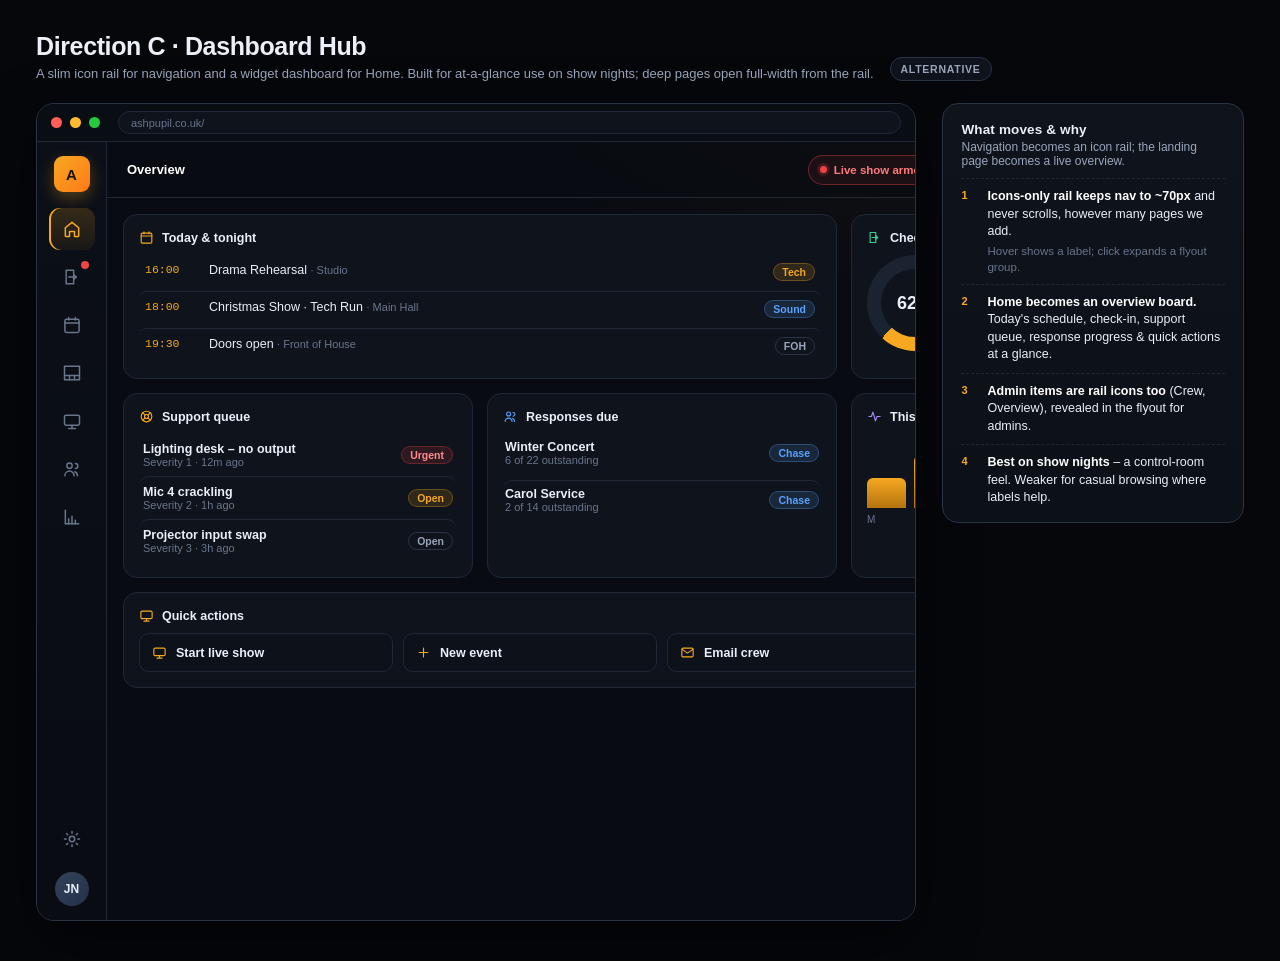
<file: design-mockups/c-desktop.html>
<!doctype html>
<html lang="en">
<head>
<meta charset="utf-8">
<title>Direction C - Dashboard Hub (Desktop)</title>
<link rel="stylesheet" href="mock.css">
</head>
<body>
<svg width="0" height="0" style="position:absolute" aria-hidden="true">
  <symbol id="i-home" viewBox="0 0 24 24"><path d="M4 10.5 12 4l8 6.5V20a1 1 0 0 1-1 1h-4v-6H9v6H5a1 1 0 0 1-1-1z"/></symbol>
  <symbol id="i-check" viewBox="0 0 24 24"><path d="M5 4h9v16H5z"/><path d="M8 12h9"/><path d="m14 9 3 3-3 3"/></symbol>
  <symbol id="i-cal" viewBox="0 0 24 24"><rect x="3.5" y="5" width="17" height="16" rx="2"/><path d="M3.5 9.5h17M8 3v3M16 3v3"/></symbol>
  <symbol id="i-stage" viewBox="0 0 24 24"><path d="M3 4h18v16H3z"/><path d="M3 15h18"/><path d="M9 15v5"/><path d="M15 15v5"/></symbol>
  <symbol id="i-live" viewBox="0 0 24 24"><rect x="3" y="5" width="18" height="12" rx="2"/><path d="M8 21h8M12 17v4"/></symbol>
  <symbol id="i-users" viewBox="0 0 24 24"><circle cx="9" cy="8" r="3.2"/><path d="M3.5 20a5.5 5.5 0 0 1 11 0"/><path d="M16 5.5a3 3 0 0 1 0 6"/><path d="M18.5 20a5 5 0 0 0-3.2-4.7"/></symbol>
  <symbol id="i-mail" viewBox="0 0 24 24"><rect x="3" y="5" width="18" height="14" rx="2"/><path d="m3.5 7 8.5 6 8.5-6"/></symbol>
  <symbol id="i-life" viewBox="0 0 24 24"><circle cx="12" cy="12" r="8.5"/><circle cx="12" cy="12" r="3.2"/><path d="m6.2 6.2 3.6 3.6M14.2 14.2l3.6 3.6M17.8 6.2l-3.6 3.6M9.8 14.2l-3.6 3.6"/></symbol>
  <symbol id="i-gear" viewBox="0 0 24 24"><circle cx="12" cy="12" r="3.2"/><path d="M12 3v2M12 19v2M3 12h2M19 12h2M5.5 5.5l1.4 1.4M17.1 17.1l1.4 1.4M18.5 5.5l-1.4 1.4M6.9 17.1l-1.4 1.4"/></symbol>
  <symbol id="i-chart" viewBox="0 0 24 24"><path d="M4 20V4"/><path d="M4 20h16"/><path d="M8 20v-6M12 20v-9M16 20v-4"/></symbol>
  <symbol id="i-activity" viewBox="0 0 24 24"><path d="M3 12h4l2.5-7 4 14L16 12h5"/></symbol>
  <symbol id="i-wrench" viewBox="0 0 24 24"><path d="M15.5 4a5 5 0 0 0-4.4 7.3L4.5 17.9 6.6 20l6.6-6.6A5 5 0 0 0 20 8.5L17.4 11l-2.4-.6-.6-2.4z"/></symbol>
  <symbol id="i-heart" viewBox="0 0 24 24"><path d="M12 20s-7-4.6-7-9.4A3.6 3.6 0 0 1 12 8a3.6 3.6 0 0 1 7 2.6C19 15.4 12 20 12 20z"/></symbol>
  <symbol id="i-search" viewBox="0 0 24 24"><circle cx="11" cy="11" r="6.5"/><path d="m20 20-4-4"/></symbol>
  <symbol id="i-bell" viewBox="0 0 24 24"><path d="M6.5 9a5.5 5.5 0 0 1 11 0c0 4.5 1.8 6 1.8 6H4.7s1.8-1.5 1.8-6"/><path d="M10 19a2 2 0 0 0 4 0"/></symbol>
  <symbol id="i-plus" viewBox="0 0 24 24"><path d="M12 5v14M5 12h14"/></symbol>
  <symbol id="i-tv" viewBox="0 0 24 24"><rect x="3" y="6" width="18" height="12" rx="2"/><path d="m8 4 4 2 4-2"/></symbol>
</svg>

<div class="sheet">
  <div class="sheet-head">
    <div>
      <h1>Direction C &middot; Dashboard Hub</h1>
      <div class="sub">A slim icon rail for navigation and a widget dashboard for Home. Built for at-a-glance use on show nights; deep pages open full-width from the rail.</div>
    </div>
    <span class="pill pl">Alternative</span>
  </div>

  <div class="row">
    <div class="frame">
      <div class="chrome"><span class="dot r"></span><span class="dot y"></span><span class="dot g"></span><div class="url">ashpupil.co.uk/</div></div>
      <div class="dscreen" style="grid-template-columns:70px 1fr">
        <aside class="rail">
          <div class="logo">A</div>
          <div class="railit active"><svg class="ic"><use href="#i-home"/></svg></div>
          <div class="railit"><span class="badge"></span><svg class="ic"><use href="#i-check"/></svg></div>
          <div class="railit"><svg class="ic"><use href="#i-cal"/></svg></div>
          <div class="railit"><svg class="ic"><use href="#i-stage"/></svg></div>
          <div class="railit"><svg class="ic"><use href="#i-live"/></svg></div>
          <div class="railit"><svg class="ic"><use href="#i-users"/></svg></div>
          <div class="railit"><svg class="ic"><use href="#i-chart"/></svg></div>
          <div class="railit" style="margin-top:auto"><svg class="ic"><use href="#i-gear"/></svg></div>
          <div class="avat" style="width:34px;height:34px;font-size:12px;margin-top:6px">JN</div>
        </aside>

        <div class="main">
          <div class="topbar">
            <div class="crumb"><b>Overview</b></div>
            <div class="grow"></div>
            <span class="chip live"><span class="blip"></span>Live show armed</span>
            <div class="cmdk" style="width:200px;margin:0;height:32px"><svg class="ic sm"><use href="#i-search"/></svg>Search<span class="kbd">&#8984;K</span></div>
            <div class="iconbtn"><svg class="ic sm"><use href="#i-bell"/></svg></div>
          </div>

          <div class="dash">
            <div class="w span2">
              <h3><svg class="ic sm" style="color:var(--amber)"><use href="#i-cal"/></svg>Today &amp; tonight</h3>
              <div class="timeline">
                <div class="tl"><div class="tm">16:00</div><div class="tx">Drama Rehearsal <span class="m">&middot; Studio</span></div><span class="tag pri" style="margin-left:auto">Tech</span></div>
                <div class="tl"><div class="tm">18:00</div><div class="tx">Christmas Show &middot; Tech Run <span class="m">&middot; Main Hall</span></div><span class="tag blue" style="margin-left:auto">Sound</span></div>
                <div class="tl"><div class="tm">19:30</div><div class="tx">Doors open <span class="m">&middot; Front of House</span></div><span class="tag" style="margin-left:auto">FOH</span></div>
              </div>
            </div>
            <div class="w">
              <h3><svg class="ic sm" style="color:var(--green)"><use href="#i-check"/></svg>Check-in</h3>
              <div class="donut">
                <div class="ring"><i>62%</i></div>
                <div class="legend">
                  <div><span class="sw" style="background:var(--amber)"></span>18 checked in</div>
                  <div><span class="sw" style="background:#1b2230"></span>11 not yet</div>
                  <div style="color:var(--faint)">Closes 18:00</div>
                </div>
              </div>
            </div>

            <div class="w">
              <h3><svg class="ic sm" style="color:var(--amber)"><use href="#i-life"/></svg>Support queue</h3>
              <div class="rowline" style="padding:8px 4px"><div class="grow"><div class="t">Lighting desk &ndash; no output</div><div class="m">Severity 1 &middot; 12m ago</div></div><span class="tag red">Urgent</span></div>
              <div class="rowline" style="padding:8px 4px"><div class="grow"><div class="t">Mic 4 crackling</div><div class="m">Severity 2 &middot; 1h ago</div></div><span class="tag pri">Open</span></div>
              <div class="rowline" style="padding:8px 4px"><div class="grow"><div class="t">Projector input swap</div><div class="m">Severity 3 &middot; 3h ago</div></div><span class="tag">Open</span></div>
            </div>
            <div class="w">
              <h3><svg class="ic sm" style="color:var(--blue)"><use href="#i-users"/></svg>Responses due</h3>
              <div class="bars" style="align-items:stretch;height:auto;flex-direction:column;gap:8px">
                <div class="rowline" style="padding:6px 2px"><div class="grow"><div class="t">Winter Concert</div><div class="m">6 of 22 outstanding</div></div><span class="tag blue">Chase</span></div>
                <div class="rowline" style="padding:6px 2px"><div class="grow"><div class="t">Carol Service</div><div class="m">2 of 14 outstanding</div></div><span class="tag blue">Chase</span></div>
              </div>
            </div>
            <div class="w">
              <h3><svg class="ic sm" style="color:var(--purple)"><use href="#i-activity"/></svg>This week</h3>
              <div class="bars"><i style="height:40%"></i><i style="height:72%"></i><i style="height:55%"></i><i style="height:90%"></i><i style="height:64%"></i><i style="height:30%"></i><i style="height:48%"></i></div>
              <div style="display:flex;justify-content:space-between;font-size:10px;color:var(--faint);margin-top:6px"><span>M</span><span>T</span><span>W</span><span>T</span><span>F</span><span>S</span><span>S</span></div>
            </div>

            <div class="w span3">
              <h3><svg class="ic sm" style="color:var(--amber)"><use href="#i-live"/></svg>Quick actions</h3>
              <div style="display:grid;grid-template-columns:repeat(4,1fr);gap:10px">
                <div class="qbtn"><svg class="ic sm"><use href="#i-live"/></svg>Start live show</div>
                <div class="qbtn"><svg class="ic sm"><use href="#i-plus"/></svg>New event</div>
                <div class="qbtn"><svg class="ic sm"><use href="#i-mail"/></svg>Email crew</div>
                <div class="qbtn"><svg class="ic sm"><use href="#i-users"/></svg>Assign roles</div>
              </div>
            </div>
          </div>
        </div>
      </div>
    </div>

    <div class="notes">
      <h3>What moves &amp; why</h3>
      <p class="muted">Navigation becomes an icon rail; the landing page becomes a live overview.</p>
      <div class="note"><span class="k">1</span><div class="t"><b>Icons-only rail keeps nav to ~70px</b> and never scrolls, however many pages we add.<div class="m">Hover shows a label; click expands a flyout group.</div></div></div>
      <div class="note"><span class="k">2</span><div class="t"><b>Home becomes an overview board.</b> Today's schedule, check-in, support queue, response progress &amp; quick actions at a glance.</div></div>
      <div class="note"><span class="k">3</span><div class="t"><b>Admin items are rail icons too</b> (Crew, Overview), revealed in the flyout for admins.</div></div>
      <div class="note"><span class="k">4</span><div class="t"><b>Best on show nights</b> &ndash; a control-room feel. Weaker for casual browsing where labels help.</div></div>
    </div>
  </div>
</div>
</body>
</html>
</file>
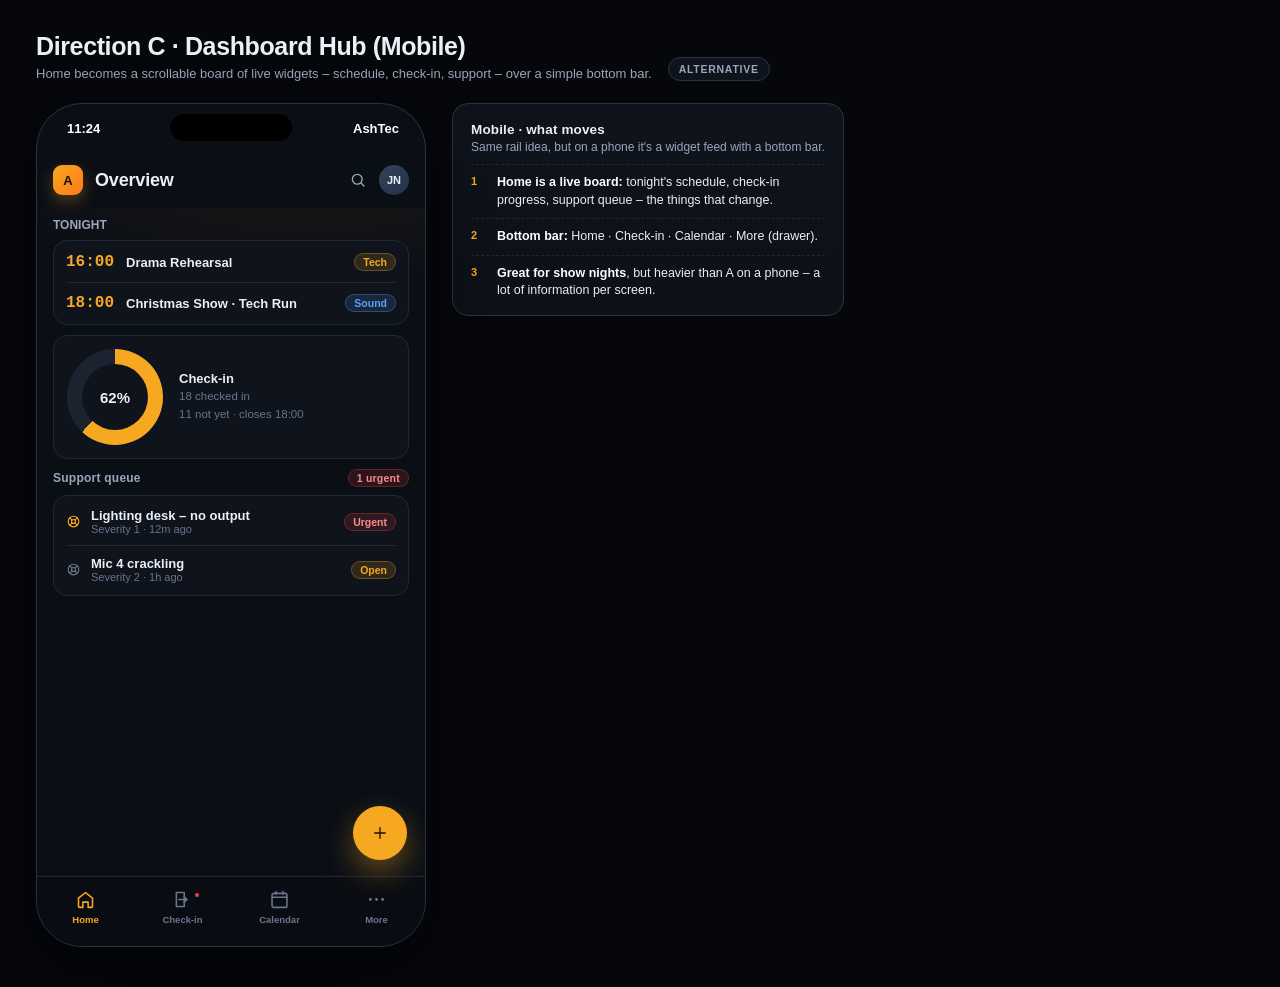
<file: design-mockups/c-mobile.html>
<!doctype html>
<html lang="en">
<head>
<meta charset="utf-8">
<title>Direction C - Dashboard Hub (Mobile)</title>
<link rel="stylesheet" href="mock.css">
</head>
<body>
<svg width="0" height="0" style="position:absolute" aria-hidden="true">
  <symbol id="i-home" viewBox="0 0 24 24"><path d="M4 10.5 12 4l8 6.5V20a1 1 0 0 1-1 1h-4v-6H9v6H5a1 1 0 0 1-1-1z"/></symbol>
  <symbol id="i-check" viewBox="0 0 24 24"><path d="M5 4h9v16H5z"/><path d="M8 12h9"/><path d="m14 9 3 3-3 3"/></symbol>
  <symbol id="i-cal" viewBox="0 0 24 24"><rect x="3.5" y="5" width="17" height="16" rx="2"/><path d="M3.5 9.5h17M8 3v3M16 3v3"/></symbol>
  <symbol id="i-live" viewBox="0 0 24 24"><rect x="3" y="5" width="18" height="12" rx="2"/><path d="M8 21h8M12 17v4"/></symbol>
  <symbol id="i-users" viewBox="0 0 24 24"><circle cx="9" cy="8" r="3.2"/><path d="M3.5 20a5.5 5.5 0 0 1 11 0"/><path d="M16 5.5a3 3 0 0 1 0 6"/><path d="M18.5 20a5 5 0 0 0-3.2-4.7"/></symbol>
  <symbol id="i-life" viewBox="0 0 24 24"><circle cx="12" cy="12" r="8.5"/><circle cx="12" cy="12" r="3.2"/><path d="m6.2 6.2 3.6 3.6M14.2 14.2l3.6 3.6M17.8 6.2l-3.6 3.6M9.8 14.2l-3.6 3.6"/></symbol>
  <symbol id="i-search" viewBox="0 0 24 24"><circle cx="11" cy="11" r="6.5"/><path d="m20 20-4-4"/></symbol>
  <symbol id="i-dots" viewBox="0 0 24 24"><circle cx="5" cy="12" r="1.6" fill="currentColor" stroke="none"/><circle cx="12" cy="12" r="1.6" fill="currentColor" stroke="none"/><circle cx="19" cy="12" r="1.6" fill="currentColor" stroke="none"/></symbol>
  <symbol id="i-plus" viewBox="0 0 24 24"><path d="M12 5v14M5 12h14"/></symbol>
  <symbol id="i-cal2" viewBox="0 0 24 24"><rect x="3.5" y="5" width="17" height="16" rx="2"/><path d="M3.5 9.5h17M8 3v3M16 3v3"/></symbol>
</svg>

<div class="sheet">
  <div class="sheet-head">
    <div>
      <h1>Direction C &middot; Dashboard Hub (Mobile)</h1>
      <div class="sub">Home becomes a scrollable board of live widgets &ndash; schedule, check-in, support &ndash; over a simple bottom bar.</div>
    </div>
    <span class="pill pl">Alternative</span>
  </div>

  <div class="row">
    <div class="phone">
      <div class="notch"></div>
      <div class="p-status"><span>11:24</span><span>AshTec</span></div>
      <div class="p-appbar">
        <div class="logo" style="width:30px;height:30px;font-size:13px">A</div>
        <h2>Overview</h2>
        <svg class="ic" style="color:var(--dim)"><use href="#i-search"/></svg>
        <div class="avat" style="width:30px;height:30px;font-size:11px">JN</div>
      </div>
      <div class="p-scroll">
        <div style="font-size:12px;font-weight:800;color:var(--dim);margin:6px 0 8px">TONIGHT</div>
        <div class="pev" style="padding:12px">
          <div style="display:flex;gap:12px;align-items:center"><div class="tm" style="font-family:ui-monospace,monospace;color:var(--amber);font-weight:700">16:00</div><div class="ttl" style="font-size:13px">Drama Rehearsal</div><span class="tag pri" style="margin-left:auto">Tech</span></div>
          <div style="display:flex;gap:12px;align-items:center;margin-top:11px;padding-top:11px;border-top:1px solid var(--line)"><div class="tm" style="font-family:ui-monospace,monospace;color:var(--amber);font-weight:700">18:00</div><div class="ttl" style="font-size:13px">Christmas Show &middot; Tech Run</div><span class="tag blue">Sound</span></div>
        </div>

        <div class="pev" style="display:flex;align-items:center;gap:16px;padding:13px">
          <div class="ring" style="width:74px;height:96px;width:96px"><i style="width:66px;height:66px;font-size:15px">62%</i></div>
          <div>
            <div style="font-size:13px;font-weight:750">Check-in</div>
            <div style="font-size:11.5px;color:var(--faint);margin-top:2px;line-height:1.5">18 checked in<br>11 not yet &middot; closes 18:00</div>
          </div>
        </div>

        <div class="sechead">Support queue <span class="tag red" style="margin-left:auto">1 urgent</span></div>
        <div class="pev" style="padding:12px">
          <div style="display:flex;align-items:center;gap:10px"><svg class="ic sm" style="color:var(--amber)"><use href="#i-life"/></svg><div style="flex:1"><div style="font-size:13px;font-weight:650">Lighting desk &ndash; no output</div><div style="font-size:11px;color:var(--faint)">Severity 1 &middot; 12m ago</div></div><span class="tag red">Urgent</span></div>
          <div style="display:flex;align-items:center;gap:10px;margin-top:10px;border-top:1px solid var(--line);padding-top:10px"><svg class="ic sm" style="color:var(--faint)"><use href="#i-life"/></svg><div style="flex:1"><div style="font-size:13px;font-weight:650">Mic 4 crackling</div><div style="font-size:11px;color:var(--faint)">Severity 2 &middot; 1h ago</div></div><span class="tag pri">Open</span></div>
        </div>
      </div>
      <div class="fab"><svg class="ic"><use href="#i-plus"/></svg></div>
      <div class="p-tabbar">
        <div class="tab active"><svg class="ic"><use href="#i-home"/></svg>Home</div>
        <div class="tab"><span class="dotb"></span><svg class="ic"><use href="#i-check"/></svg>Check-in</div>
        <div class="tab"><svg class="ic"><use href="#i-cal2"/></svg>Calendar</div>
        <div class="tab"><svg class="ic"><use href="#i-dots"/></svg>More</div>
      </div>
    </div>

    <div class="notes" style="width:392px">
      <h3>Mobile &middot; what moves</h3>
      <p class="muted">Same rail idea, but on a phone it's a widget feed with a bottom bar.</p>
      <div class="note"><span class="k">1</span><div class="t"><b>Home is a live board:</b> tonight's schedule, check-in progress, support queue &ndash; the things that change.</div></div>
      <div class="note"><span class="k">2</span><div class="t"><b>Bottom bar:</b> Home &middot; Check-in &middot; Calendar &middot; More (drawer).</div></div>
      <div class="note"><span class="k">3</span><div class="t"><b>Great for show nights</b>, but heavier than A on a phone &ndash; a lot of information per screen.</div></div>
    </div>
  </div>
</div>
</body>
</html>
</file>
<file: design-mockups/mock.css>
/* AshTec Crew Hub v2 — mockup design system (shared). Rendered to PNG with headless Chrome. */
* { box-sizing: border-box; }
:root{
  --bg:#080b11; --bg-2:#0b0f17; --surface:#0f131b; --surface2:#131824; --elev:#171d2a;
  --line:#202737; --line2:#2a3345;
  --tx:#eaeff8; --dim:#9aa6bb; --faint:#68758c;
  --amber:#f6a821; --amber-ink:#191104;
  --red:#ef4444; --green:#37d399; --blue:#5aa2ff; --purple:#a78bfa; --orange:#fb923c; --pink:#f472b6;
  --r:14px; --r2:10px;
  --shadow:0 20px 55px rgba(0,0,0,.55);
}
html,body{margin:0;padding:0}
body{
  font-family:-apple-system,BlinkMacSystemFont,"Segoe UI",Roboto,"Helvetica Neue",Arial,sans-serif;
  color:var(--tx); background:#05070b; -webkit-font-smoothing:antialiased; text-rendering:optimizeLegibility;
}
.sheet{ padding:32px 36px 40px; }
.sheet-head{ display:flex; align-items:flex-end; gap:16px; margin-bottom:22px; }
.sheet-head h1{ font-size:25px; margin:0; letter-spacing:-.015em; font-weight:750; }
.sheet-head .sub{ color:var(--dim); font-size:13px; margin-top:5px; }
.pill{ font-size:10.5px; font-weight:800; letter-spacing:.07em; text-transform:uppercase; padding:5px 10px; border-radius:999px; }
.pill.rec{ background:rgba(246,168,33,.15); color:var(--amber); border:1px solid rgba(246,168,33,.35); }
.pill.pl{ background:#0e131c; color:var(--dim); border:1px solid var(--line2); }
.row{ display:flex; gap:26px; align-items:flex-start; }

/* ---------- device frames ---------- */
.frame{ background:#0a0e15; border:1px solid var(--line2); border-radius:18px; box-shadow:var(--shadow); overflow:hidden; }
.chrome{ height:38px; display:flex; align-items:center; gap:8px; padding:0 14px; border-bottom:1px solid var(--line); background:#090d14; }
.dot{ width:11px;height:11px;border-radius:50% }
.dot.r{background:#ff5f57}.dot.y{background:#febc2e}.dot.g{background:#28c840}
.url{ margin-left:10px; flex:1; height:23px; border-radius:999px; background:#0e131c; border:1px solid var(--line); color:var(--faint); font-size:11px; display:flex; align-items:center; padding:0 12px; }

/* ---------- desktop app ---------- */
.dscreen{ width:1180px; height:778px; display:grid; grid-template-columns:248px 1fr; background:var(--bg); overflow:hidden; }
.ic{ width:18px;height:18px; display:block; fill:none; stroke:currentColor; stroke-width:1.8; stroke-linecap:round; stroke-linejoin:round; flex:none; }
.ic.sm{ width:15px;height:15px; }
.ic.xs{ width:13px;height:13px; }

.side{ border-right:1px solid var(--line); background:linear-gradient(180deg,#0b0f17,#090c12); display:flex; flex-direction:column; min-height:0; }
.brand{ padding:15px 16px 12px; display:flex; align-items:center; gap:11px; }
.logo{ width:33px;height:33px;border-radius:9px; background:linear-gradient(135deg,var(--amber),#ff7a18); display:flex;align-items:center;justify-content:center;color:#1a1204;font-weight:900;font-size:15px;box-shadow:0 6px 16px rgba(246,168,33,.3) }
.brand .nm{ font-weight:750; font-size:14px; line-height:1.15 }
.brand .rl{ font-size:10.5px; color:var(--faint) }
.cmdk{ margin:4px 12px 8px; height:35px; border-radius:10px; border:1px solid var(--line); background:#0c111a; color:var(--dim); display:flex; align-items:center; gap:9px; padding:0 11px; font-size:12.5px }
.kbd{ margin-left:auto; font-size:10px; border:1px solid var(--line2); border-radius:6px; padding:1px 6px; color:var(--faint); background:#0a0e15 }
.nav{ flex:1; overflow:hidden; padding:2px 10px 8px }
.nav-label{ font-size:9.5px; font-weight:850; letter-spacing:.14em; color:var(--faint); padding:13px 9px 6px }
.nav-item{ display:flex; align-items:center; gap:11px; padding:8px 10px; border-radius:10px; color:var(--dim); font-size:13.5px; font-weight:600; }
.nav-item .ic{ color:var(--faint) }
.nav-item.active{ background:linear-gradient(90deg,rgba(246,168,33,.16),rgba(246,168,33,.02)); color:#fff; box-shadow:inset 2px 0 0 var(--amber); }
.nav-item.active .ic{ color:var(--amber) }
.nav-item .badge{ margin-left:auto; font-size:10.5px; font-weight:800; background:var(--red); color:#fff; border-radius:999px; padding:1px 7px }
.nav-item .live{ margin-left:auto; display:flex; align-items:center; gap:5px; font-size:10px; font-weight:800; color:var(--red) }
.blip{ width:7px;height:7px;border-radius:50%;background:var(--red); box-shadow:0 0 0 3px rgba(239,68,68,.18) }
.side-foot{ border-top:1px solid var(--line); margin-top:auto; padding:11px 12px; display:flex; align-items:center; gap:10px }
.avat{ width:32px;height:32px;border-radius:50%; background:linear-gradient(135deg,#33415a,#233149); display:flex;align-items:center;justify-content:center;font-weight:750;font-size:12px }
.side-foot .u{ font-size:12.5px; font-weight:700; line-height:1.15 }
.side-foot .r{ font-size:10.5px; color:var(--faint) }
.side-foot .ic{ color:var(--faint); margin-left:auto }

.main{ display:flex; flex-direction:column; min-width:0; background:
  radial-gradient(900px 380px at 80% -10%,rgba(246,168,33,.06),transparent 60%), var(--bg); }
.topbar{ height:56px; display:flex; align-items:center; gap:12px; padding:0 20px; border-bottom:1px solid var(--line); background:rgba(9,12,18,.65); }
.crumb{ font-size:13px; color:var(--dim) } .crumb b{ color:#fff; font-weight:700 }
.grow{ flex:1 }
.chip{ display:inline-flex; align-items:center; gap:7px; height:30px; padding:0 11px; border-radius:999px; font-size:11.5px; font-weight:700; border:1px solid var(--line); background:#0c111a; color:var(--dim) }
.chip.live{ border-color:rgba(239,68,68,.4); color:#ff7b7b; background:rgba(239,68,68,.08) }
.chip.ok{ border-color:rgba(55,211,153,.35); color:var(--green) }
.iconbtn{ width:34px;height:34px;border-radius:10px;border:1px solid var(--line); background:#0c111a; display:flex;align-items:center;justify-content:center; color:var(--dim) }
.btn{ height:33px;padding:0 13px;border-radius:10px; font-size:12.5px;font-weight:700; display:inline-flex;align-items:center;gap:7px; border:1px solid transparent }
.btn.pri{ background:var(--amber); color:var(--amber-ink); box-shadow:0 6px 16px rgba(246,168,33,.22) }
.btn.gh{ background:#0c111a; border-color:var(--line); color:var(--tx) }
.content{ padding:20px; overflow:hidden; flex:1; }
.hgrid{ display:grid; grid-template-columns:1.55fr 1fr; gap:18px; }
.col{ display:flex; flex-direction:column; gap:16px }
.hero h2{ font-size:22px; margin:0; letter-spacing:-.02em; font-weight:750 }
.hero p{ color:var(--dim); font-size:12.5px; margin:5px 0 0 }
.stats{ display:grid; grid-template-columns:repeat(4,1fr); gap:12px }
.stat{ background:var(--surface); border:1px solid var(--line); border-radius:12px; padding:12px 13px; }
.stat .l{ font-size:10.5px; font-weight:750; letter-spacing:.05em; text-transform:uppercase; color:var(--faint) }
.stat .v{ font-size:19px; font-weight:780; margin-top:7px; letter-spacing:-.01em }
.stat .s{ font-size:11px; color:var(--dim); margin-top:2px }
.accent{ color:var(--amber) } .redc{ color:var(--red) } .grn{ color:var(--green) }
.card{ background:var(--surface); border:1px solid var(--line); border-radius:var(--r); overflow:hidden }
.card .hd{ display:flex; align-items:center; gap:10px; padding:14px 16px; border-bottom:1px solid var(--line) }
.card .hd h3{ font-size:13.5px; margin:0; font-weight:750 } .card .hd .grow{flex:1}
.card .bd{ padding:6px 8px }
.ev{ display:flex; align-items:center; gap:13px; padding:11px 10px; border-radius:10px }
.ev + .ev{ border-top:1px solid var(--line) }
.datebox{ width:44px;height:44px;border-radius:10px; background:#0c111a; border:1px solid var(--line); display:flex; flex-direction:column; align-items:center; justify-content:center; line-height:1 }
.datebox .d{ font-size:15px; font-weight:800 } .datebox .m{ font-size:9px; color:var(--faint); text-transform:uppercase; letter-spacing:.05em }
.ev .t{ font-size:13.5px; font-weight:700 } .ev .m{ font-size:11.5px; color:var(--faint); margin-top:2px }
.ev .grow{flex:1}
.tbadge{ font-size:10px; font-weight:800; padding:3px 8px; border-radius:999px; text-transform:uppercase; letter-spacing:.05em }
.tb-reh{ background:rgba(90,162,255,.15); color:var(--blue) }
.tb-show{ background:rgba(246,168,33,.16); color:var(--amber) }
.tb-meet{ background:rgba(167,139,250,.16); color:var(--purple) }
.rsvp{ display:flex; gap:5px } .rsvp span{ font-size:10.5px; font-weight:750; padding:4px 9px; border-radius:8px; border:1px solid var(--line2); color:var(--dim) }
.rsvp .yes{ background:rgba(55,211,153,.14); border-color:rgba(55,211,153,.35); color:var(--green) }
.rowline{ display:flex; align-items:center; gap:11px; padding:10px 12px; border-radius:10px }
.rowline + .rowline{ border-top:1px solid var(--line) }
.rowline .t{ font-size:12.5px; font-weight:600 } .rowline .m{ font-size:11px; color:var(--faint) }
.tag{ font-size:10.5px; font-weight:800; padding:2px 8px; border-radius:999px; border:1px solid var(--line2); color:var(--dim) }
.tag.pri{ background:rgba(246,168,33,.14); border-color:rgba(246,168,33,.3); color:var(--amber) }
.tag.red{ background:rgba(239,68,68,.14); border-color:rgba(239,68,68,.3); color:#ff8a8a }
.tag.blue{ background:rgba(90,162,255,.14); border-color:rgba(90,162,255,.3); color:var(--blue) }
.quick{ display:grid; grid-template-columns:1fr 1fr; gap:9px; padding:12px }
.qbtn{ display:flex; align-items:center; gap:9px; padding:11px 12px; border-radius:10px; background:#0c111a; border:1px solid var(--line); font-size:12.5px; font-weight:650; color:var(--tx) }
.qbtn .ic{ color:var(--amber) }

/* ---------- phone ---------- */
.phone{ width:390px; height:844px; border-radius:46px; background:#0a0e15; border:1px solid var(--line2); box-shadow:var(--shadow); overflow:hidden; position:relative; display:flex; flex-direction:column }
.notch{ position:absolute; top:10px; left:50%; transform:translateX(-50%); width:122px; height:27px; border-radius:999px; background:#000; z-index:6 }
.p-status{ height:48px; display:flex; align-items:center; justify-content:space-between; padding:0 26px 0 30px; font-size:13px; font-weight:700; color:#fff; flex:none }
.p-status .ic{ width:15px;height:15px }
.p-appbar{ height:56px; display:flex; align-items:center; gap:12px; padding:0 16px; flex:none }
.p-appbar h2{ font-size:18px; margin:0; font-weight:750; flex:1; letter-spacing:-.01em }
.p-scroll{ flex:1; overflow:hidden; padding:4px 16px 12px; background:radial-gradient(600px 260px at 70% -10%,rgba(246,168,33,.08),transparent 60%) }
.p-tabbar{ height:70px; flex:none; border-top:1px solid var(--line); display:flex; align-items:center; padding-bottom:10px; background:rgba(9,12,18,.92) }
.tab{ flex:1; display:flex; flex-direction:column; align-items:center; justify-content:center; gap:4px; font-size:9.5px; color:var(--faint); font-weight:650; position:relative }
.tab.active{ color:var(--amber) } .tab .ic{ width:21px;height:21px }
.tab .dotb{ position:absolute; top:2px; right:calc(50% - 18px); width:8px;height:8px;border-radius:50%;background:var(--red);border:2px solid #090c12 }
.p-h1{ font-size:22px; font-weight:800; letter-spacing:-.02em; margin:8px 0 2px }
.p-sub{ color:var(--dim); font-size:12.5px; margin:0 0 14px }
.statrow{ display:flex; gap:10px; overflow:hidden; margin-bottom:16px }
.pstat{ flex:1; min-width:0; background:var(--surface); border:1px solid var(--line); border-radius:12px; padding:11px }
.pstat .l{ font-size:9.5px; font-weight:800; letter-spacing:.06em; text-transform:uppercase; color:var(--faint) }
.pstat .v{ font-size:14px; font-weight:750; margin-top:5px; white-space:nowrap; overflow:hidden; text-overflow:ellipsis }
.sechead{ display:flex; align-items:center; gap:8px; font-size:12px; font-weight:800; letter-spacing:.02em; color:var(--dim); margin:2px 0 8px }
.pev{ background:var(--surface); border:1px solid var(--line); border-radius:14px; padding:13px; margin-bottom:10px }
.pev .r1{ display:flex; align-items:center; gap:10px }
.pev .ttl{ font-size:14px; font-weight:700; flex:1 }
.pev .meta{ font-size:11.5px; color:var(--faint); margin:8px 0 11px; display:flex; align-items:center; gap:7px }
.presp{ display:flex; gap:8px }
.presp span{ flex:1; text-align:center; font-size:12px; font-weight:700; padding:9px 0; border-radius:10px; background:#0c111a; border:1px solid var(--line); color:var(--dim) }
.presp .yes{ background:rgba(55,211,153,.14); border-color:rgba(55,211,153,.35); color:var(--green) }
.fab{ position:absolute; right:18px; bottom:86px; width:54px; height:54px; border-radius:50%; background:var(--amber); color:#1a1204; display:flex; align-items:center; justify-content:center; box-shadow:0 12px 30px rgba(246,168,33,.4); z-index:5 }
/* drawer overlay on phone */
.drawer{ position:absolute; inset:0; background:linear-gradient(180deg,#0c1119,#090c12); z-index:7; display:flex; flex-direction:column; padding-top:38px }
.drawer .brand{ padding:14px 18px }
.drawer .nav{ padding:0 12px }
.scrim{ position:absolute; inset:0; background:rgba(0,0,0,.5); z-index:6 }

/* ---------- notes / annotation ---------- */
.notes{ width:392px; background:linear-gradient(180deg,#0f131b,#0c1017); border:1px solid var(--line2); border-radius:16px; padding:18px 18px 6px; }
.notes h3{ font-size:13.5px; margin:0 0 3px; font-weight:800; letter-spacing:.01em }
.notes .muted{ color:var(--dim); font-size:12px; margin:0 0 10px }
.note{ display:flex; gap:11px; padding:9px 0; border-top:1px dashed var(--line) }
.note .k{ font-size:11px; font-weight:850; color:var(--amber); min-width:15px; padding-top:1px }
.note .t{ font-size:12.5px; line-height:1.4 } .note .t b{ color:#fff; font-weight:700 }
.note .m{ color:var(--faint); font-size:11.5px; margin-top:2px }

/* ---------- direction B: top command bar ---------- */
.btop{ height:58px; display:flex; align-items:center; gap:16px; padding:0 20px; border-bottom:1px solid var(--line); background:rgba(9,12,18,.7) }
.btop .brand{ padding:0 }
.navseg{ display:flex; align-items:center; gap:4px; background:#0c111a; border:1px solid var(--line); border-radius:12px; padding:4px }
.navseg .it{ display:flex; align-items:center; gap:8px; padding:7px 12px; border-radius:9px; font-size:12.5px; font-weight:650; color:var(--dim) }
.navseg .it.active{ background:linear-gradient(180deg,#1a2130,#141a26); color:#fff; box-shadow:0 1px 0 rgba(255,255,255,.04) inset }
.navseg .it .ic{ color:var(--faint); width:16px;height:16px }
.navseg .it.active .ic{ color:var(--amber) }
.mega{ display:flex; align-items:center; gap:7px; padding:7px 12px; border-radius:9px; font-size:12.5px; font-weight:650; color:var(--dim) }
.mega.on{ color:#fff; background:#141a26 }
.caret{ width:12px;height:12px }
.dropmenu{ position:absolute; top:46px; left:0; width:304px; background:#0e131c; border:1px solid var(--line2); border-radius:14px; box-shadow:var(--shadow); padding:8px; z-index:4 }
.tabsrow{ display:flex; align-items:center; gap:8px; padding:0 16px 12px; flex:none }
.tabchip{ display:flex; align-items:center; gap:7px; padding:8px 13px; border-radius:999px; font-size:12.5px; font-weight:650; color:var(--dim); background:#0c111a; border:1px solid var(--line); white-space:nowrap }
.tabchip.active{ background:linear-gradient(180deg,#1a2130,#141a26); color:#fff; border-color:var(--line2) }
.bottomsheet{ position:absolute; left:0; right:0; bottom:0; z-index:8; background:#0c1119; border-top:1px solid var(--line2); border-radius:22px 22px 0 0; padding:12px 16px 28px; box-shadow:0 -22px 60px rgba(0,0,0,.55) }
.handle{ width:40px;height:5px;border-radius:99px;background:#2a3345;margin:0 auto 12px }
.gridnav{ display:grid; grid-template-columns:1fr 1fr; gap:8px }
.gn{ display:flex; align-items:center; gap:9px; padding:12px 12px; border-radius:11px; background:#0e131c; border:1px solid var(--line); font-size:12.5px; font-weight:650 }
.gn .ic{ color:var(--amber) }
.railtip{ position:absolute; left:64px; top:50%; transform:translateY(-50%); background:#0e131c; border:1px solid var(--line2); border-radius:10px; padding:7px 12px; font-size:12px; font-weight:650; white-space:nowrap; box-shadow:var(--shadow) }
.flyout{ position:absolute; left:70px; top:0; bottom:0; width:212px; background:#0c1119; border-right:1px solid var(--line2); z-index:6; padding:14px 10px; box-shadow:var(--shadow) }
.mseg{ display:inline-flex; align-items:center; gap:6px; padding:7px 13px; border-radius:999px; font-size:12px; font-weight:700; background:#0c111a; border:1px solid var(--line); color:var(--dim); white-space:nowrap; }
.mseg.active{ background:linear-gradient(180deg,#1a2130,#141a26); color:#fff; }
.msegrow{ display:flex; gap:7px; padding:0 16px 12px; overflow:hidden; }
.dropmenu .nav-label{ padding:9px 10px 5px }
.dropmenu .nav-item{ padding:8px 10px }

/* ---------- direction C: icon rail + dashboard ---------- */
.rail{ width:70px; border-right:1px solid var(--line); background:linear-gradient(180deg,#0b0f17,#090c12); display:flex; flex-direction:column; align-items:center; padding:14px 0; gap:6px }
.rail .logo{ width:36px;height:36px; margin-bottom:10px }
.railit{ width:46px;height:42px;border-radius:11px; display:flex; align-items:center; justify-content:center; color:var(--faint); position:relative }
.railit .ic{ width:20px;height:20px }
.railit.active{ background:linear-gradient(180deg,rgba(246,168,33,.18),rgba(246,168,33,.06)); color:var(--amber); box-shadow:inset 2px 0 0 var(--amber) }
.railit .badge{ position:absolute; top:5px; right:6px; width:8px;height:8px;border-radius:50%;background:var(--red) }
.dash{ flex:1; overflow:hidden; display:grid; grid-template-columns:1fr 1fr 1fr; grid-auto-rows:auto; gap:14px; padding:16px; align-content:start }
.w{ background:var(--surface); border:1px solid var(--line); border-radius:var(--r); padding:15px; min-height:0 }
.w h3{ font-size:12.5px; margin:0 0 10px; font-weight:750; display:flex; align-items:center; gap:8px }
.w.span2{ grid-column:span 2 } .w.span3{ grid-column:span 3 }
.bars{ display:flex; align-items:flex-end; gap:8px; height:74px }
.bars i{ flex:1; border-radius:6px 6px 0 0; background:linear-gradient(180deg,var(--amber),#b5740f); display:block }
.timeline{ display:flex; flex-direction:column; gap:2px }
.tl{ display:flex; gap:12px; padding:8px 6px; border-radius:8px } .tl + .tl{ border-top:1px solid var(--line) }
.tl .tm{ font-family:ui-monospace,"SF Mono",Menlo,monospace; font-size:11.5px; color:var(--amber); min-width:52px }
.tl .tx{ font-size:12.5px } .tl .tx .m{ color:var(--faint); font-size:11px }
.donut{ display:flex; align-items:center; gap:16px }
.ring{ width:96px;height:96px;border-radius:50%; background:conic-gradient(var(--amber) 0 62%, #1b2230 62% 100%); display:flex;align-items:center;justify-content:center; flex:none }
.ring i{ width:68px;height:68px;border-radius:50%; background:var(--surface); display:flex;align-items:center;justify-content:center; font-style:normal; font-weight:800; font-size:18px }
.legend{ font-size:12px; display:flex; flex-direction:column; gap:9px }
.legend div{ display:flex; align-items:center; gap:8px } .sw{ width:10px;height:10px;border-radius:3px }

/* ---------- notes/legend shared ---------- */
.notes{ }
.legendrow{ display:flex; flex-wrap:wrap; gap:8px; margin:2px 0 14px }
.spacer{ height:10px }
</file>
